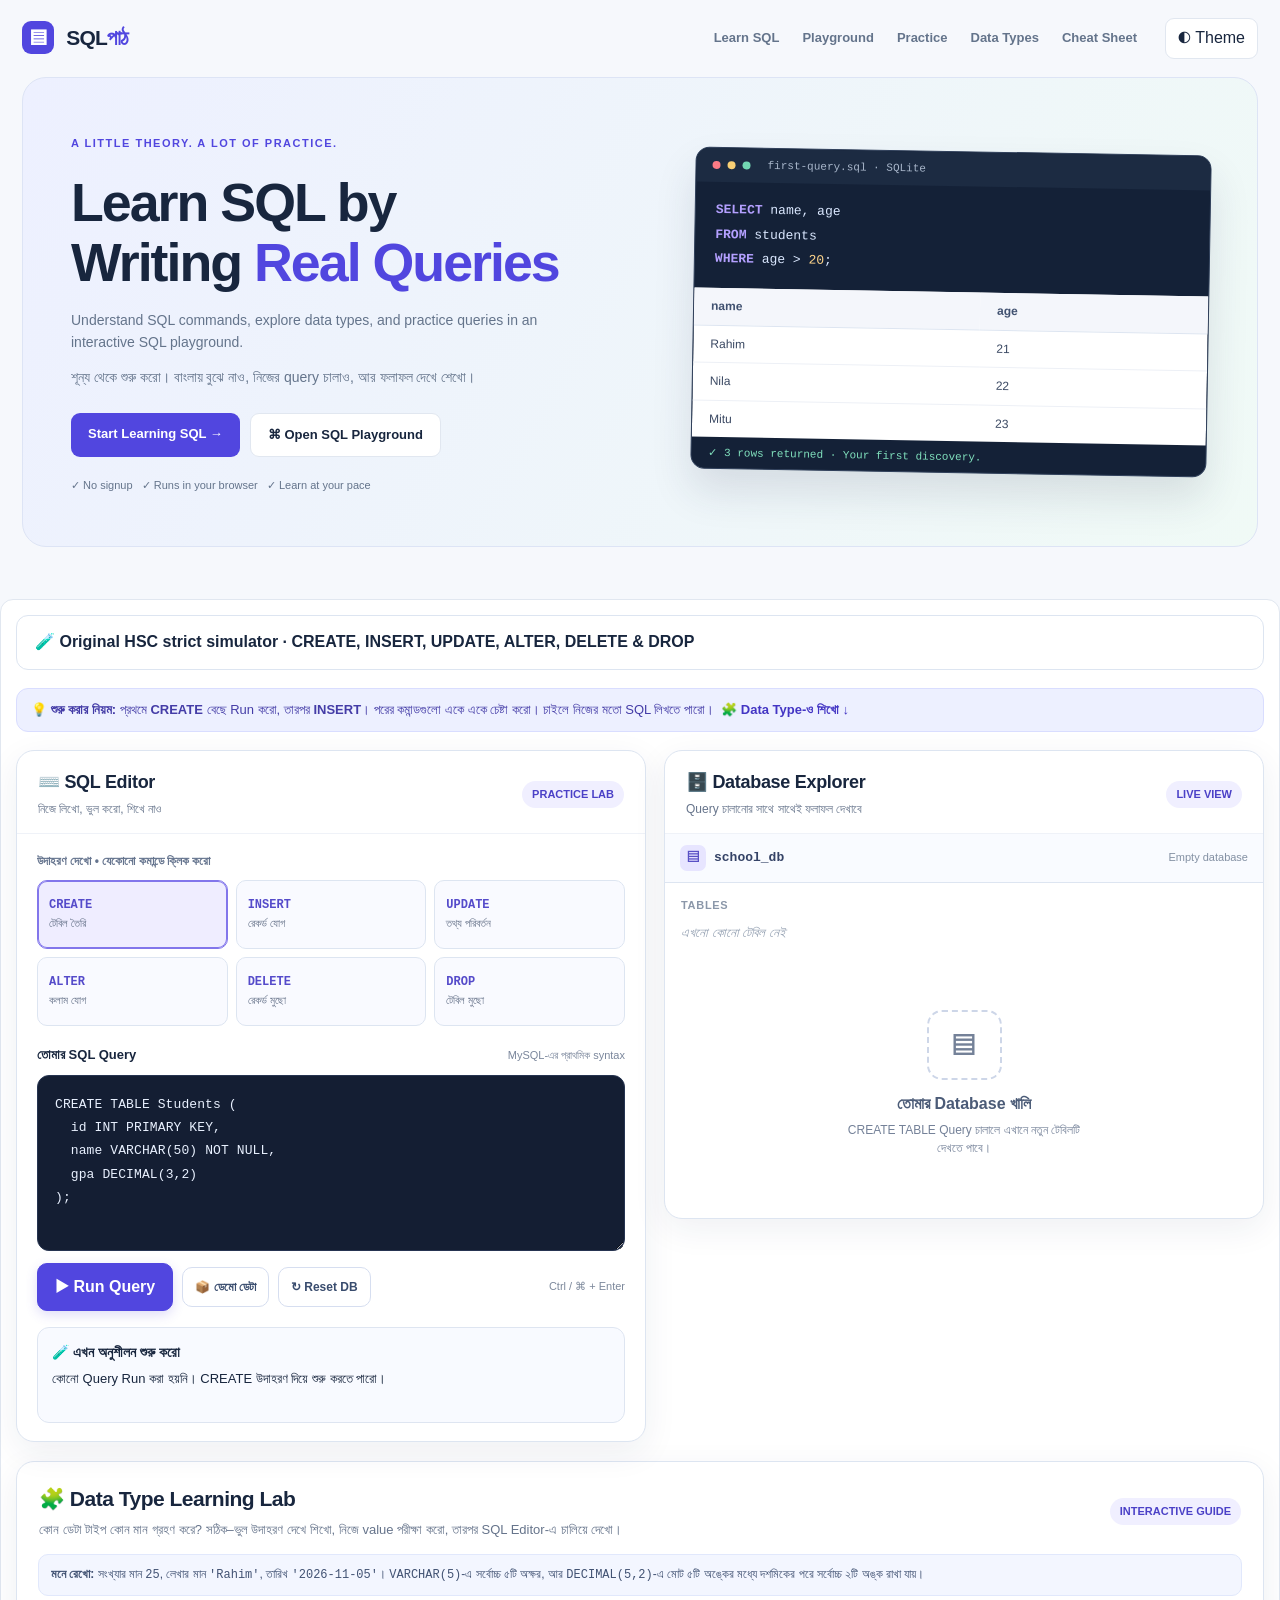
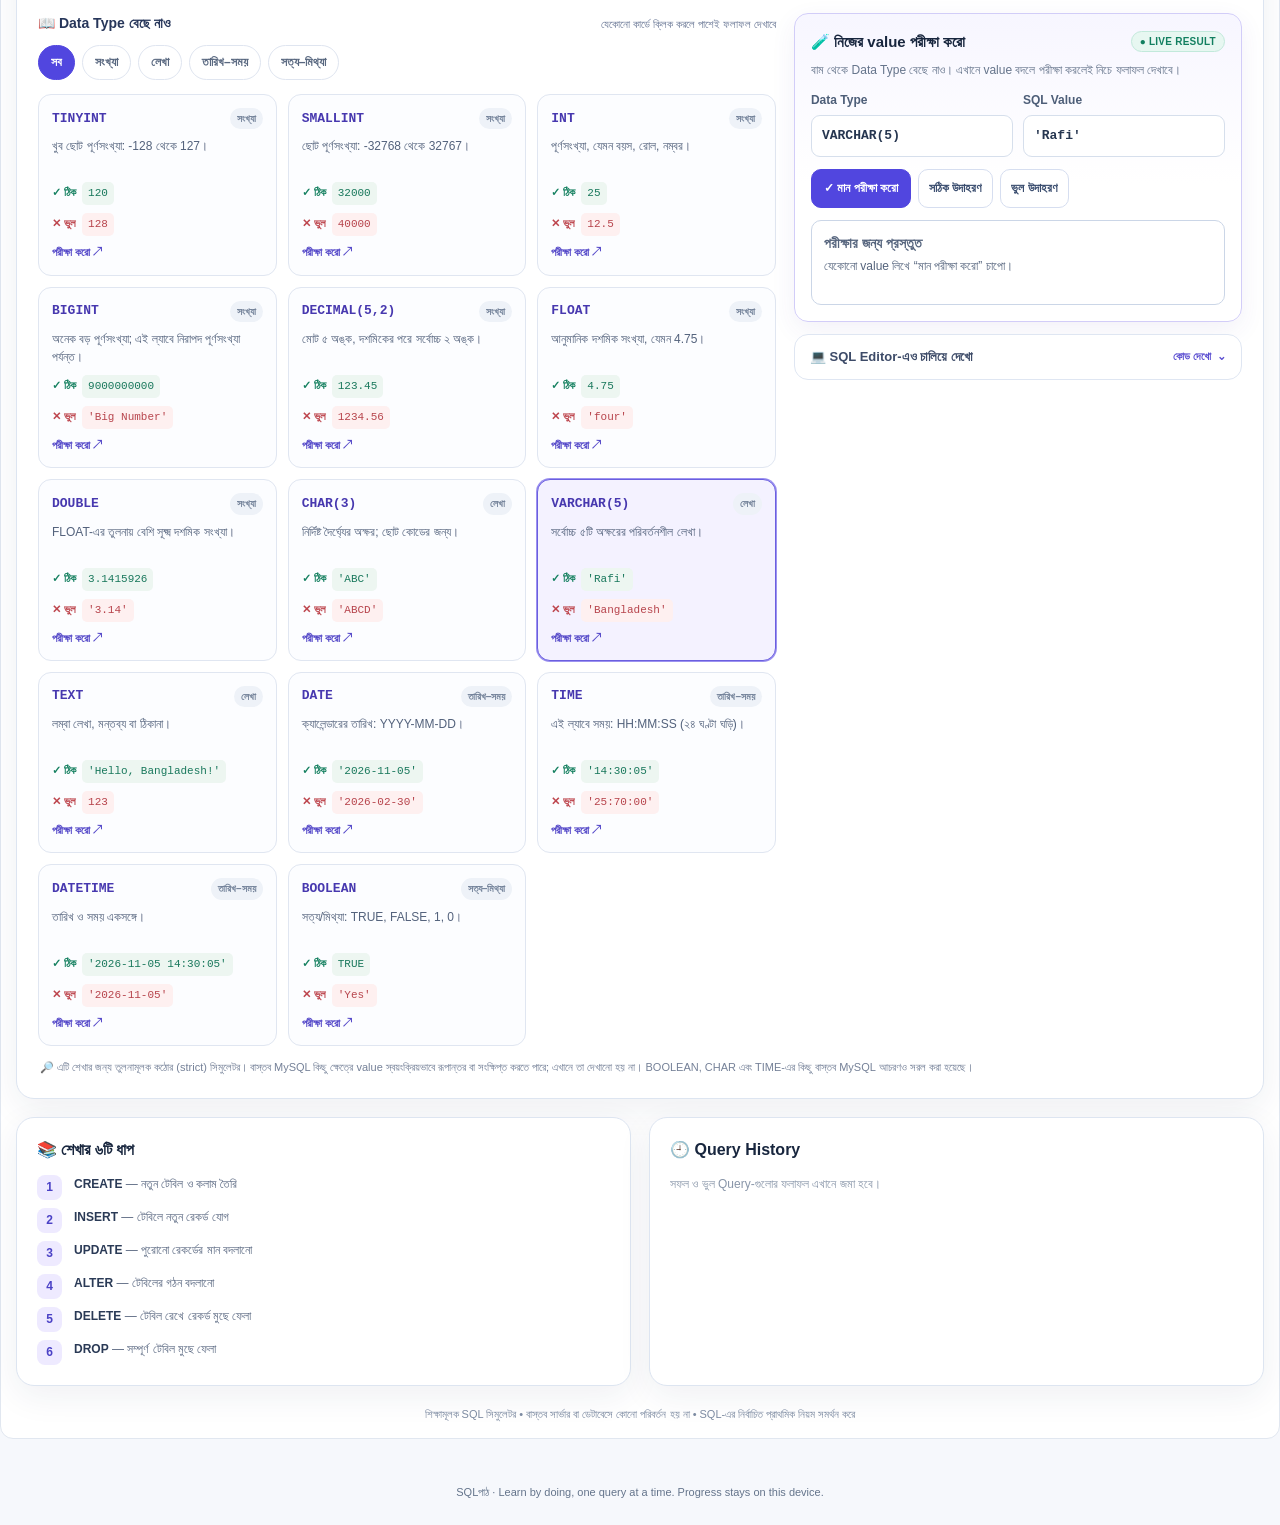
<file: index.html>
<!DOCTYPE html>
<html lang="bn">

<head>
  <meta charset="UTF-8">
  <meta name="viewport" content="width=device-width,initial-scale=1">
  <meta name="color-scheme" content="light">
  <link rel="icon" type="image/svg+xml" href="data:image/svg+xml,%3Csvg xmlns='http://www.w3.org/2000/svg' viewBox='0 0 64 64'%3E%3Crect width='64' height='64' rx='14' fill='%235146df'/%3E%3Cellipse cx='32' cy='17' rx='17' ry='7' fill='none' stroke='white' stroke-width='4'/%3E%3Cpath d='M15 17v29c0 4 8 7 17 7s17-3 17-7V17M15 31c0 4 8 7 17 7s17-3 17-7M15 44c0 4 8 7 17 7s17-3 17-7' fill='none' stroke='white' stroke-width='4' stroke-linecap='round' stroke-linejoin='round'/%3E%3C/svg%3E">
  <title>SQLপাঠ — Learn SQL by Writing Real Queries</title>
  <link rel="stylesheet" href="assets/app.css">

  <link rel="stylesheet" href="assets/platform.css">
  <meta name="description" content="Learn SQL in Bangla with interactive lessons, an isolated SQLite playground, data types and practice challenges.">
</head>

<body>
<a href="#home" class="skip">Skip to content</a>
<nav class="site-nav" aria-label="Main navigation"><a href="index.html" class="brand"><b>▤</b> SQL<span>পাঠ</span></a><div class="nav-links"><a href="learn.html">Learn SQL</a><a href="playground.html">Playground</a><a href="practice.html">Practice</a><a href="data-types.html">Data Types</a><a href="cheat-sheet.html">Cheat Sheet</a></div><button id="theme-toggle" class="theme-btn" type="button" aria-label="Switch color theme">◐ Theme</button></nav>
<div class="platform" id="home"><div class="welcome-wrap"><header class="welcome"><div><span class="overline">A little theory. A lot of practice.</span><h1>Learn SQL by<br>Writing <em>Real Queries</em></h1><p>Understand SQL commands, explore data types, and practice queries in an interactive SQL playground.</p><p>শূন্য থেকে শুরু করো। বাংলায় বুঝে নাও, নিজের query চালাও, আর ফলাফল দেখে শেখো।</p><div class="cta-row"><a class="cta" href="learn.html">Start Learning SQL →</a><a class="cta outline" href="playground.html">⌘ Open SQL Playground</a></div><div class="hero-proof">✓ No signup &nbsp; ✓ Runs in your browser &nbsp; ✓ Learn at your pace</div></div><div class="preview" aria-label="SQL example preview"><div class="preview-top"><i class="window-dot"></i><i class="window-dot"></i><i class="window-dot"></i><span style="margin-left:10px">first-query.sql · SQLite</span></div><pre><span class="sql-keyword">SELECT</span> name, age
<span class="sql-keyword">FROM</span> students
<span class="sql-keyword">WHERE</span> age &gt; <span class="sql-number">20</span>;</pre><table><thead><tr><th>name</th><th>age</th></tr></thead><tbody><tr><td>Rahim</td><td>21</td></tr><tr><td>Nila</td><td>22</td></tr><tr><td>Mitu</td><td>23</td></tr></tbody></table><div class="preview-bottom">✓ 3 rows returned · Your first discovery.</div></div></header></div></div>
  <section class="legacy-toggle" id="strict-simulator"><h2 class="legacy-title">🧪 Original HSC strict simulator · CREATE, INSERT, UPDATE, ALTER, DELETE &amp; DROP</h2><div class="container" id="sqlApp">
    <header class="hero">
      <span class="eyebrow"><i class="dot"></i> HSC ICT · CHAPTER 06 · LIVE PRACTICE</span>
      <h1>SQL Query Simulator</h1>
      <p>বাংলায় SQL শেখার প্র্যাকটিস ল্যাব। নিজের Query লিখে Run করো—কোন টেবিল তৈরি হলো, রেকর্ড বদলালো, কিংবা কোথায় ভুল
        হলো, সব দেখতে পাবে।</p>
      <div class="hero-stats"><span><strong id="stat-tables">0</strong> টেবিল</span><span><strong
            id="stat-rows">0</strong> মোট রেকর্ড</span><span>৬টি প্রধান কমান্ড</span><span>🔒 ব্রাউজারেই সিমুলেশন</span>
      </div>
    </header>
    <div class="tip">💡 <strong>শুরু করার নিয়ম:</strong> প্রথমে <b>CREATE</b> বেছে Run করো, তারপর <b>INSERT</b>। পরের
      কমান্ডগুলো একে একে চেষ্টা করো। চাইলে নিজের মতো SQL লিখতে পারো। &nbsp;<a class="dtype-inline-link"
        href="#datatype-academy">🧩 Data Type-ও শিখো ↓</a></div>
    <div class="layout">
      <section class="panel" aria-label="SQL Editor">
        <div class="panel-head">
          <div>
            <h2 class="panel-title">⌨️ SQL Editor</h2>
            <p class="panel-sub">নিজে লিখো, ভুল করো, শিখে নাও</p>
          </div><span class="badge">PRACTICE LAB</span>
        </div>
        <div class="section-in">
          <span class="guide-label">উদাহরণ দেখো • যেকোনো কমান্ডে ক্লিক করো</span>
          <div class="query-buttons" id="examples"></div>
          <div class="editor-top"><label for="sql-input">তোমার SQL Query</label><span>MySQL-এর প্রাথমিক syntax</span>
          </div>
          <textarea class="editor" id="sql-input" spellcheck="false" aria-label="SQL query লিখুন"
            placeholder="CREATE TABLE Students (&#10;  id INT PRIMARY KEY,&#10;  name VARCHAR(50)&#10;);"></textarea>
          <div class="actions"><button class="primary" id="run-btn" type="button">▶ Run Query</button><button
              class="secondary" id="demo-btn" type="button">📦 ডেমো ডেটা</button><button class="secondary"
              id="reset-btn" type="button">↻ Reset DB</button><span class="keyboard">Ctrl / ⌘ + Enter</span></div>
          <div class="console-result" id="result" role="status" aria-live="polite">
            <div class="result-title">🧪 এখন অনুশীলন শুরু করো</div>
            <div class="result-msg">কোনো Query Run করা হয়নি। CREATE উদাহরণ দিয়ে শুরু করতে পারো।</div>
          </div>
        </div>
      </section>
      <section class="panel" aria-label="Database Explorer">
        <div class="panel-head">
          <div>
            <h2 class="panel-title">🗄️ Database Explorer</h2>
            <p class="panel-sub">Query চালানোর সাথে সাথেই ফলাফল দেখাবে</p>
          </div><span class="badge">LIVE VIEW</span>
        </div>
        <div class="explorer-head"><span class="db-icon">▤</span><span class="db-name">school_db</span><span
            class="db-meta" id="db-state">Database connected ✓</span></div>
        <div class="tables-bar">
          <div class="tables-bar-label">TABLES</div>
          <div class="table-list" id="table-list"></div>
        </div>
        <div class="table-detail" id="table-detail"></div>
      </section>
    </div>

    <section class="panel datatype-section" id="datatype-academy" aria-label="Data Type শেখার ল্যাব">
      <div class="datatype-heading">
        <div>
          <h2>🧩 Data Type Learning Lab</h2>
          <p>কোন ডেটা টাইপ কোন মান গ্রহণ করে? সঠিক–ভুল উদাহরণ দেখে শিখো, নিজে value পরীক্ষা করো, তারপর SQL Editor-এ
            চালিয়ে দেখো।</p>
        </div><span class="badge">INTERACTIVE GUIDE</span>
      </div>
      <div class="dtype-body">
        <div class="dtype-notice"><strong>মনে রেখো:</strong> সংখ্যার মান <code>25</code>, লেখার মান
          <code>'Rahim'</code>, তারিখ <code>'2026-11-05'</code>। <code>VARCHAR(5)</code>-এ সর্বোচ্চ ৫টি অক্ষর, আর
          <code>DECIMAL(5,2)</code>-এ মোট ৫টি অঙ্কের মধ্যে দশমিকের পরে সর্বোচ্চ ২টি অঙ্ক রাখা যায়।</div>
        <div class="dtype-learning-layout">
          <div class="dtype-guide-pane">
            <div class="dtype-pane-title"><strong>📖 Data Type বেছে নাও</strong><span>যেকোনো কার্ডে ক্লিক করলে পাশেই
                ফলাফল দেখাবে</span></div>
            <div class="dtype-filters" id="dtype-filters" aria-label="ডেটা টাইপের বিভাগ"></div>
            <div class="dtype-grid" id="dtype-grid" aria-label="ডেটা টাইপ ও উদাহরণ"></div>
          </div>
          <div class="dtype-workbench" id="dtype-workbench">
            <div class="dtype-checker">
              <div class="dtype-checker-top">
                <h3>🧪 নিজের value পরীক্ষা করো</h3><span class="dtype-live-chip">● LIVE RESULT</span>
              </div>
              <p class="dtype-mini">বাম থেকে Data Type বেছে নাও। এখানে value বদলে পরীক্ষা করলেই নিচে ফলাফল দেখাবে।</p>
              <div class="dtype-input-row"><label for="dtype-type-input">Data Type <input id="dtype-type-input"
                    type="text" value="VARCHAR(5)" autocomplete="off" spellcheck="false"
                    placeholder="যেমন: DECIMAL(5,2)"></label><label for="dtype-value-input">SQL Value <input
                    id="dtype-value-input" type="text" value="'Rafi'" autocomplete="off" spellcheck="false"
                    placeholder="যেমন: 'Rahim' বা 25"></label></div>
              <div class="dtype-actions"><button class="primary" type="button" id="dtype-check-btn">✓ মান পরীক্ষা
                  করো</button><button class="secondary" type="button" id="dtype-correct-btn">সঠিক উদাহরণ</button><button
                  class="secondary" type="button" id="dtype-wrong-btn">ভুল উদাহরণ</button></div>
              <div class="dtype-check-result" id="dtype-check-result" role="status" aria-live="polite"><strong>পরীক্ষার
                  জন্য প্রস্তুত</strong>
                <p>যেকোনো value লিখে “মান পরীক্ষা করো” চাপো।</p>
              </div>
            </div>
            <details class="dtype-explain">
              <summary>💻 SQL Editor-এও চালিয়ে দেখো <span class="dtype-code-toggle">কোড দেখো</span></summary>
              <div class="dtype-explain-inner">
                <p class="dtype-mini">নিচের SQL কোড Run করলে সত্যিই টেবিল তৈরি হবে এবং নির্বাচিত value ঢুকবে—অথবা ভুল
                  হলে Error দেখাবে।</p>
                <pre class="dtype-example-block" id="dtype-sql-preview">CREATE TABLE TypePractice (
  id INT PRIMARY KEY,
  sample_value VARCHAR(5)
);
INSERT INTO TypePractice VALUES (1, 'Rafi');</pre>
                <button class="secondary" type="button" id="dtype-to-editor">↗ SQL Editor-এ পাঠাও</button>
                <p class="dtype-foot">Editor-এ পাঠালে শুধু Query বসবে। <strong>Run Query</strong> চাপলে Database
                  Explorer-এ ফলাফল দেখাবে। একই পরীক্ষার জন্য পুরোনো <code>TypePractice</code> টেবিল মুছে নতুনটি তৈরি
                  হবে।</p>
              </div>
            </details>
          </div>
        </div>
        <p class="dtype-footnote">🔎 এটি শেখার জন্য তুলনামূলক কঠোর (strict) সিমুলেটর। বাস্তব MySQL কিছু ক্ষেত্রে value
          স্বয়ংক্রিয়ভাবে রূপান্তর বা সংক্ষিপ্ত করতে পারে; এখানে তা দেখানো হয় না। BOOLEAN, CHAR এবং TIME-এর কিছু বাস্তব
          MySQL আচরণও সরল করা হয়েছে।</p>
      </div>
    </section>
    <div class="lower">
      <section class="panel">
        <h2>📚 শেখার ৬টি ধাপ</h2>
        <div class="guide-steps">
          <div class="step"><b>1</b>
            <div><strong>CREATE</strong> — নতুন টেবিল ও কলাম তৈরি</div>
          </div>
          <div class="step"><b>2</b>
            <div><strong>INSERT</strong> — টেবিলে নতুন রেকর্ড যোগ</div>
          </div>
          <div class="step"><b>3</b>
            <div><strong>UPDATE</strong> — পুরোনো রেকর্ডের মান বদলানো</div>
          </div>
          <div class="step"><b>4</b>
            <div><strong>ALTER</strong> — টেবিলের গঠন বদলানো</div>
          </div>
          <div class="step"><b>5</b>
            <div><strong>DELETE</strong> — টেবিল রেখে রেকর্ড মুছে ফেলা</div>
          </div>
          <div class="step"><b>6</b>
            <div><strong>DROP</strong> — সম্পূর্ণ টেবিল মুছে ফেলা</div>
          </div>
        </div>
      </section>
      <section class="panel">
        <h2>🕘 Query History</h2>
        <div class="log" id="query-log">
          <div class="log-empty">সফল ও ভুল Query-গুলোর ফলাফল এখানে জমা হবে।</div>
        </div>
      </section>
    </div>
    <div class="footer">শিক্ষামূলক SQL সিমুলেটর • বাস্তব সার্ভার বা ডেটাবেসে কোনো পরিবর্তন হয় না • SQL-এর নির্বাচিত
      প্রাথমিক নিয়ম সমর্থন করে</div>
  </div></section>
<footer class="site-footer">SQLপাঠ · Learn by doing, one query at a time. Progress stays on this device.</footer>
  <script>
    (() => {
      'use strict';
      const app = document.getElementById('sqlApp');
      const $ = id => document.getElementById(id);
      const examples = [
        {cmd: 'CREATE', title: 'টেবিল তৈরি', sql: "CREATE TABLE Students (\n  id INT PRIMARY KEY,\n  name VARCHAR(50) NOT NULL,\n  gpa DECIMAL(3,2)\n);"},
        {cmd: 'INSERT', title: 'রেকর্ড যোগ', sql: "INSERT INTO Students (id, name, gpa)\nVALUES (1, 'Rahim', 4.75), (2, 'Karim', 4.50);"},
        {cmd: 'UPDATE', title: 'তথ্য পরিবর্তন', sql: "UPDATE Students\nSET gpa = 5.00\nWHERE id = 1;"},
        {cmd: 'ALTER', title: 'কলাম যোগ', sql: "ALTER TABLE Students\nADD COLUMN city VARCHAR(30);"},
        {cmd: 'DELETE', title: 'রেকর্ড মুছো', sql: "DELETE FROM Students\nWHERE id = 2;"},
        {cmd: 'DROP', title: 'টেবিল মুছো', sql: "DROP TABLE Students;"}
      ];
      let db = Object.create(null), selected = '', view = 'data', history = [], lastSelect = null;
      const clone = x => JSON.parse(JSON.stringify(x));
      const key = s => s.toLowerCase();
      const ident = '[A-Za-z_][A-Za-z0-9_]*';
      const fail = (s, hint = '') => {const e = new Error(s); e.hint = hint; throw e};
      const escapeHTML = s => String(s).replace(/[&<>"']/g, c => ({'&': '&amp;', '<': '&lt;', '>': '&gt;', '"': '&quot;', "'": '&#39;'}[c]));
      function splitSQL(str, separator) {const out = []; let buf = '', quote = false, depth = 0; for (let i = 0; i < str.length; i++) {let c = str[i]; if (c === "'") {buf += c; if (quote && str[i + 1] === "'") {buf += str[++i]; continue} quote = !quote; continue} if (!quote) {if (c === '(') depth++; if (c === ')') {depth--; if (depth < 0) fail('বন্ধনী ) অতিরিক্ত দেওয়া হয়েছে।')} if (c === separator && depth === 0) {if (separator === ',' && !buf.trim()) fail('কমার (,) মাঝে একটি অংশ ফাঁকা আছে।'); out.push(buf.trim()); buf = ''; continue} } buf += c} if (quote) fail("স্ট্রিংয়ের শেষের ' (single quote) নেই।", "যেমন: 'Rahim'"); if (depth !== 0) fail('বন্ধনী ( এবং ) সমান সংখ্যায় নেই।'); if (separator === ',' && !buf.trim() && out.length) fail('শেষে অতিরিক্ত কমা (,) দেওয়া হয়েছে।'); if (buf.trim()) out.push(buf.trim()); return out}
      function literal(raw) {const t = raw.trim(); if (/^NULL$/i.test(t)) return null; if (/^TRUE$/i.test(t)) return true; if (/^FALSE$/i.test(t)) return false; if (/^'(?:[^']|'')*'$/.test(t)) return t.slice(1, -1).replace(/''/g, "'"); if (/^-?\d+(?:\.\d+)?$/.test(t)) return Number(t); fail('ভুল value: ' + t, "টেক্সটের চারপাশে single quote দাও: 'Rahim'")}
      function parseDef(text) {
        const m = text.trim().match(new RegExp('^(' + ident + ')\\s+(TINYINT|SMALLINT|INTEGER|INT|BIGINT|FLOAT|DOUBLE|BOOLEAN|BOOL|DATETIME|DATE|TIME|TEXT|VARCHAR\\s*\\(\\s*\\d+\\s*\\)|CHAR\\s*\\(\\s*\\d+\\s*\\)|DECIMAL\\s*\\(\\s*\\d+\\s*,\\s*\\d+\\s*\\))\\s*(.*)$', 'i'));
        if (!m) fail('কলামের সংজ্ঞা ঠিক নেই: ' + text, 'যেমন: name VARCHAR(50) NOT NULL অথবা id INT PRIMARY KEY');
        const name = m[1], type = m[2].toUpperCase().replace(/\s+/g, ''), rest = m[3].trim();
        const pk = /\bPRIMARY\s+KEY\b/i.test(rest), required = pk || /\bNOT\s+NULL\b/i.test(rest);
        const remainder = rest.replace(/\bPRIMARY\s+KEY\b/ig, '').replace(/\bNOT\s+NULL\b/ig, '').replace(/\bNULL\b/ig, '').trim();
        if (remainder) fail('অজানা column constraint: ' + remainder, 'এখানে PRIMARY KEY ও NOT NULL ব্যবহার করতে পারো।');
        if (/^(?:VARCHAR|CHAR)\(0\)$/i.test(type)) fail('VARCHAR/CHAR-এর দৈর্ঘ্য ০ হতে পারে না।');
        if (/^CHAR\(/.test(type) && +type.match(/\d+/)[0] > 255) fail('CHAR(n)-এ n সর্বোচ্চ 255।');
        if (/^VARCHAR\(/.test(type) && +type.match(/\d+/)[0] > 65535) fail('এই ল্যাবে VARCHAR(n)-এ n সর্বোচ্চ 65535।');
        if (/^DECIMAL\(/.test(type)) {const match = type.match(/\((\d+),(\d+)\)/); if (+match[2] > +match[1] || +match[1] === 0 || +match[1] > 65 || +match[2] > 30) fail('DECIMAL(M,D)-এ 1≤M≤65 এবং 0≤D≤30, আর D≤M হতে হবে।')}
        return {name, key: key(name), type, required, pk}
      }
      function getTable(store, name) {const t = store[key(name)]; if (!t) fail('“' + name + '” নামে টেবিল নেই।', 'আগে CREATE TABLE দিয়ে টেবিল তৈরি করো অথবা 📦 ডেমো ডেটা লোড করো।'); return t}
      function getCol(t, name) {const c = t.cols.find(x => x.key === key(name)); if (!c) fail('“' + name + '” কলামটি ' + t.name + ' টেবিলে নেই।', 'Database Explorer → গঠন ট্যাবে কলামগুলো দেখো।'); return c}
      function validDateString(value) {
        const m = String(value).match(/^(\d{4})-(\d{2})-(\d{2})$/); if (!m) return false;
        const y = +m[1], mo = +m[2], d = +m[3]; if (y < 1000 || y > 9999 || mo < 1 || mo > 12 || d < 1) return false;
        const leap = y % 4 === 0 && (y % 100 !== 0 || y % 400 === 0);
        return d <= [31, leap ? 29 : 28, 31, 30, 31, 30, 31, 31, 30, 31, 30, 31][mo - 1]
      }
      function validTimeString(value) {const m = String(value).match(/^(\d{2}):(\d{2}):(\d{2})$/); return !!m && +m[1] <= 23 && +m[2] <= 59 && +m[3] <= 59}
      function checkType(c, v) {
        if (v === null) {if (c.required) fail(c.name + ' কলামে NULL রাখা যাবে না (NOT NULL / PRIMARY KEY)।'); return v}
        const t = c.type;
        if (/^(TINYINT|SMALLINT|INT|INTEGER|BIGINT)$/.test(t)) {
          if (typeof v !== 'number' || !Number.isSafeInteger(v)) fail(c.name + ' (' + t + ') কলামে পূর্ণসংখ্যা দিতে হবে।', 'যেমন: 25 বা -3 — দশমিক/quoted text নয়।');
          const ranges = {TINYINT: [-128, 127], SMALLINT: [-32768, 32767], INT: [-2147483648, 2147483647], INTEGER: [-2147483648, 2147483647]};
          if (ranges[t] && (v < ranges[t][0] || v > ranges[t][1])) fail(c.name + ' (' + t + ')-এর সীমা ' + ranges[t][0] + ' থেকে ' + ranges[t][1] + '।');
          return v
        }
        if (/^(FLOAT|DOUBLE|DECIMAL)/.test(t)) {
          if (typeof v !== 'number' || !Number.isFinite(v)) fail(c.name + ' (' + t + ') কলামে সংখ্যা দিতে হবে।', 'যেমন: 4.75 — টেক্সটের মতো quote দেবে না।');
          if (t.startsWith('DECIMAL')) {
            const [p, d] = t.match(/\d+/g).map(Number), repr = String(Math.abs(v));
            if (repr.includes('e')) fail(c.name + ' কলামে ' + t + '-এর সীমার বাইরে সংখ্যা।');
            const parts = repr.split('.'), integerDigits = parts[0].replace(/^0+/, '').length, fractionDigits = (parts[1] || '').length;
            if (integerDigits > p - d || fractionDigits > d) fail(c.name + ' কলামে ' + t + ' অনুযায়ী সংখ্যা দাও।', 'মোট সর্বোচ্চ ' + p + 'টি অঙ্ক; দশমিকের পরে সর্বোচ্চ ' + d + 'টি। যেমন: DECIMAL(5,2)-এ 123.45 গ্রহণযোগ্য, 1234.56 নয়।');
          }
          return v
        }
        if (/^(VARCHAR|CHAR|TEXT)/.test(t)) {
          if (typeof v !== 'string') fail(c.name + ' (' + t + ') কলামে টেক্সট দিতে single quote ব্যবহার করো।', "যেমন: 'Rahim'");
          const limit = t.match(/\((\d+)\)/); if (limit && Array.from(v).length > +limit[1]) fail(c.name + ' কলামের সর্বোচ্চ দৈর্ঘ্য ' + limit[1] + ' অক্ষর।', "যেমন: VARCHAR(5)-এ 'Rafi' চলে, 'Bangladesh' চলে না।"); return v
        }
        if (t === 'DATE') {
          if (typeof v !== 'string' || !validDateString(v)) fail(c.name + " কলামে DATE লিখতে হবে 'YYYY-MM-DD' আকারে ও বৈধ তারিখ হতে হবে।", "যেমন: '2026-11-05' ঠিক, '2026-02-30' ভুল।"); return v
        }
        if (t === 'TIME') {
          if (typeof v !== 'string' || !validTimeString(v)) fail(c.name + " কলামে TIME লিখতে হবে 'HH:MM:SS' আকারে।", "যেমন: '14:30:05' ঠিক, '25:70:00' ভুল।"); return v
        }
        if (t === 'DATETIME') {
          if (typeof v !== 'string' || !/^\d{4}-\d{2}-\d{2} \d{2}:\d{2}:\d{2}$/.test(v) || !validDateString(v.slice(0, 10)) || !validTimeString(v.slice(11))) fail(c.name + " কলামে DATETIME লিখবে 'YYYY-MM-DD HH:MM:SS' আকারে।", "যেমন: '2026-11-05 14:30:05'"); return v
        }
        if (t === 'BOOLEAN' || t === 'BOOL') {
          if (v === true || v === 1) return true;
          if (v === false || v === 0) return false;
          fail(c.name + ' কলামে TRUE/FALSE অথবা 1/0 দিতে হবে।', "যেমন: TRUE অথবা 0 — 'Yes' নয়।")
        }
        return v
      }
      function validateRows(t, rows) {const pks = t.cols.filter(c => c.pk); for (const row of rows) {for (const c of t.cols) {row[c.key] = checkType(c, row[c.key] === undefined ? null : row[c.key])} } if (pks.length) {const keys = new Set(); for (const r of rows) {const signature = JSON.stringify(pks.map(c => r[c.key])); if (keys.has(signature)) fail('PRIMARY KEY-এর মান একই দুই রেকর্ডে দেওয়া যায় না।', 'প্রতিটি রেকর্ডের id আলাদা রাখো।'); keys.add(signature)} } }
      function whereFilter(t, raw) {if (!raw) return () => true; const conditions = raw.split(/\s+AND\s+/i).map(s => s.trim()); const checks = conditions.map(cond => {let isn = cond.match(new RegExp('^(' + ident + ')\\s+IS\\s+(NOT\\s+)?NULL$', 'i')); if (isn) {const col = getCol(t, isn[1]); return row => isn[2] ? row[col.key] !== null : row[col.key] === null} let m = cond.match(new RegExp('^(' + ident + ')\\s*(>=|<=|<>|!=|=|>|<)\\s*(.+)$', 'i')); if (!m) fail('WHERE শর্তটি সঠিক নয়: ' + cond, 'যেমন: WHERE id = 1 অথবা WHERE gpa >= 4.5'); const c = getCol(t, m[1]), v = literal(m[3]), op = m[2]; return row => {const a = row[c.key]; if (a === null || v === null) return false; if (op === '=') return a === v; if (op === '!=' || op === '<>') return a !== v; if (op === '>') return a > v; if (op === '<') return a < v; if (op === '>=') return a >= v; return a <= v}}); return row => checks.every(fn => fn(row))}
      function execOne(store, query) {
        let m, t, s = query.trim();
        if (/^CREATE\b/i.test(s)) {
          m = s.match(new RegExp('^CREATE\\s+TABLE\\s+(' + ident + ')\\s*\\(([\\s\\S]*)\\)$', 'i'));
          if (!m) fail('CREATE TABLE-এর syntax ভুল।', 'যেমন: CREATE TABLE Students (id INT PRIMARY KEY, name VARCHAR(50));');
          if (store[key(m[1])]) fail('“' + m[1] + '” টেবিলটি আগে থেকেই আছে।', 'নতুন নাম ব্যবহার করো অথবা পুরোনো টেবিল DROP করো।');
          const parts = splitSQL(m[2], ','), cols = []; let tablePk = []; if (!parts.length) fail('টেবিলে অন্তত একটি কলাম থাকতে হবে।');
          for (const part of parts) {let p = part.match(new RegExp('^PRIMARY\\s+KEY\\s*\\(\\s*(' + ident + ')\\s*\\)$', 'i')); if (p) {tablePk.push(key(p[1])); continue} let col = parseDef(part); if (cols.some(c => c.key === col.key)) fail('একই কলাম দুইবার: ' + col.name); cols.push(col)}
          if (!cols.length) fail('টেবিলে অন্তত একটি কলাম থাকতে হবে।');
          for (const pk of tablePk) {const col = cols.find(c => c.key === pk); if (!col) fail('PRIMARY KEY যে কলামে দেওয়া হয়েছে সেটি নেই: ' + pk); col.pk = true; col.required = true}
          if (cols.filter(c => c.pk).length > 1) fail('এই প্রাথমিক সিমুলেটরে একটি PRIMARY KEY কলাম সমর্থিত।');
          store[key(m[1])] = {name: m[1], cols, rows: []}; return {msg: '✅ ' + m[1] + ' নামে নতুন টেবিল তৈরি হয়েছে।', hint: cols.length + 'টি কলাম তৈরি হয়েছে। ডান পাশে গঠন ট্যাবে দেখো।', table: key(m[1])}
        }
        if (/^INSERT\b/i.test(s)) {
          m = s.match(new RegExp('^INSERT\\s+INTO\\s+(' + ident + ')\\s*(?:\\(([^()]*)\\))?\\s+VALUES\\s+([\\s\\S]+)$', 'i'));
          if (!m) fail('INSERT INTO-এর syntax ভুল।', "যেমন: INSERT INTO Students (id, name) VALUES (1, 'Rahim');");
          t = getTable(store, m[1]); let cols = m[2] !== undefined ? splitSQL(m[2], ',').map(x => getCol(t, x)) : t.cols;
          if (!cols.length || new Set(cols.map(x => x.key)).size !== cols.length) fail('INSERT-এর কলামের তালিকা ভুল বা একই কলাম দুইবার।');
          const groups = splitSQL(m[3], ','); if (!groups.length) fail('VALUES-এ অন্তত একটি রেকর্ড লাগবে।'); const inserted = [];
          for (const group of groups) {if (!/^\([\s\S]*\)$/.test(group)) fail('VALUES-এর প্রতিটি রেকর্ড ( ... ) বন্ধনীতে লিখো।'); const vals = splitSQL(group.slice(1, -1), ',').map(literal); if (vals.length !== cols.length) fail('কলামের সংখ্যা (' + cols.length + ') এবং value-এর সংখ্যা (' + vals.length + ') সমান নয়।'); let r = Object.fromEntries(t.cols.map(c => [c.key, null])); cols.forEach((c, i) => r[c.key] = vals[i]); inserted.push(r)}
          validateRows(t, [...t.rows, ...inserted]); t.rows.push(...inserted); return {msg: '✅ ' + inserted.length + 'টি নতুন রেকর্ড যোগ হয়েছে।', hint: 'INSERT টেবিলের গঠন পরিবর্তন করে না; নতুন row যোগ করে।', table: key(m[1])}
        }
        if (/^UPDATE\b/i.test(s)) {
          m = s.match(new RegExp('^UPDATE\\s+(' + ident + ')\\s+SET\\s+([\\s\\S]+?)(?:\\s+WHERE\\s+([\\s\\S]+))?$', 'i'));
          if (!m) fail('UPDATE-এর syntax ভুল।', 'যেমন: UPDATE Students SET gpa = 5.00 WHERE id = 1;');
          t = getTable(store, m[1]); const changes = splitSQL(m[2], ',').map(part => {let a = part.match(new RegExp('^(' + ident + ')\\s*=\\s*([\\s\\S]+)$', 'i')); if (!a) fail('SET লেখার নিয়ম: column = value'); const c = getCol(t, a[1]); return [c, literal(a[2])]});
          if (!changes.length || new Set(changes.map(x => x[0].key)).size !== changes.length) fail('SET-এর কলাম একাধিকবার লিখো না।'); const test = whereFilter(t, m[3]); let count = 0;
          for (const row of t.rows) if (test(row)) {for (const [c, v] of changes) row[c.key] = v; count++} validateRows(t, t.rows);
          return {msg: '✅ ' + count + 'টি রেকর্ড UPDATE হয়েছে।', hint: m[3] ? 'WHERE শর্ত মিলে এমন রেকর্ডগুলো পরিবর্তিত হয়েছে।' : '⚠️ WHERE নেই: টেবিলের সব রেকর্ডে UPDATE প্রয়োগ করা হয়েছে।', table: key(m[1])}
        }
        if (/^DELETE\b/i.test(s)) {
          m = s.match(new RegExp('^DELETE\\s+FROM\\s+(' + ident + ')(?:\\s+WHERE\\s+([\\s\\S]+))?$', 'i'));
          if (!m) fail('DELETE-এর syntax ভুল।', 'যেমন: DELETE FROM Students WHERE id = 2;');
          t = getTable(store, m[1]); const test = whereFilter(t, m[2]), before = t.rows.length; t.rows = t.rows.filter(row => !test(row)); return {msg: '✅ ' + (before - t.rows.length) + 'টি রেকর্ড মুছে গেছে।', hint: m[2] ? 'টেবিলটি আছে; শুধু শর্ত মেলা রেকর্ডগুলো মুছে গেছে।' : '⚠️ WHERE নেই: সব রেকর্ড মুছে গেছে, কিন্তু টেবিলটি রয়ে গেছে।', table: key(m[1])}
        }
        if (/^DROP\b/i.test(s)) {
          m = s.match(new RegExp('^DROP\\s+TABLE\\s+(IF\\s+EXISTS\\s+)?(' + ident + ')$', 'i'));
          if (!m) fail('DROP TABLE-এর syntax ভুল।', 'যেমন: DROP TABLE Students;');
          if (!store[key(m[2])] && m[1]) return {msg: 'ℹ️ টেবিল ছিল না; IF EXISTS থাকার কারণে Error হয়নি।', hint: 'কোনো পরিবর্তন হয়নি।'};
          t = getTable(store, m[2]); delete store[key(m[2])]; return {msg: '✅ ' + t.name + ' টেবিলটি DROP হয়েছে।', hint: 'টেবিলের গঠন ও সব রেকর্ড একসাথে মুছে গেছে।', table: ''}
        }
        if (/^ALTER\b/i.test(s)) {
          m = s.match(new RegExp('^ALTER\\s+TABLE\\s+(' + ident + ')\\s+([\\s\\S]+)$', 'i')); if (!m) fail('ALTER TABLE-এর syntax ভুল।', 'যেমন: ALTER TABLE Students ADD COLUMN city VARCHAR(30);');
          t = getTable(store, m[1]); const operation = m[2].trim(); let a;
          if ((a = operation.match(/^ADD\s+(?:COLUMN\s+)?([\s\S]+)$/i))) {const c = parseDef(a[1]); if (t.cols.some(x => x.key === c.key)) fail(c.name + ' কলামটি আগে থেকেই আছে।'); if (c.required && t.rows.length) fail('রেকর্ড থাকা টেবিলে সরাসরি NOT NULL কলাম যোগ করা যাবে না।', 'আগে nullable কলাম যোগ করো।'); t.cols.push(c); t.rows.forEach(row => row[c.key] = null); validateRows(t, t.rows); return {msg: '✅ ' + c.name + ' কলাম যোগ হয়েছে।', hint: 'পুরোনো রেকর্ডগুলোর নতুন কলামে NULL দেখাবে।', table: key(m[1]), view: 'structure'}}
          if ((a = operation.match(new RegExp('^DROP\\s+(?:COLUMN\\s+)?(' + ident + ')$', 'i')))) {const c = getCol(t, a[1]); if (t.cols.length === 1) fail('টেবিলের একমাত্র কলাম DROP করা যাবে না।'); t.cols = t.cols.filter(x => x.key !== c.key); t.rows.forEach(row => delete row[c.key]); return {msg: '✅ ' + c.name + ' কলাম মুছে গেছে।', hint: 'ALTER DROP COLUMN করলে কলাম ও সেই কলামের তথ্য মুছে যায়।', table: key(m[1]), view: 'structure'}}
          if ((a = operation.match(/^MODIFY\s+(?:COLUMN\s+)?([\s\S]+)$/i))) {const c = parseDef(a[1]); const old = getCol(t, c.name); c.pk = old.pk; c.required = c.required || old.pk; t.cols[t.cols.indexOf(old)] = c; validateRows(t, t.rows); return {msg: '✅ ' + c.name + ' কলামের ধরন/নিয়ম বদলেছে।', hint: 'ALTER MODIFY টেবিলের গঠন পরিবর্তন করে।', table: key(m[1]), view: 'structure'}}
          if ((a = operation.match(new RegExp('^RENAME\\s+COLUMN\\s+(' + ident + ')\\s+TO\\s+(' + ident + ')$', 'i')))) {const old = getCol(t, a[1]); if (t.cols.some(c => c.key === key(a[2]))) fail('নতুন কলাম নামটি আগে থেকেই আছে।'); const previous = old.key; old.name = a[2]; old.key = key(a[2]); t.rows.forEach(row => {row[old.key] = row[previous]; delete row[previous]}); return {msg: '✅ কলামের নাম ' + a[1] + ' থেকে ' + a[2] + ' হয়েছে।', table: key(m[1]), view: 'structure'}}
          if ((a = operation.match(new RegExp('^RENAME\\s+(?:TO\\s+)?(' + ident + ')$', 'i')))) {const newK = key(a[1]); if (store[newK] && newK !== key(t.name)) fail('নতুন টেবিল নামটি আগে থেকেই আছে।'); delete store[key(t.name)]; t.name = a[1]; store[newK] = t; return {msg: '✅ টেবিলের নাম ' + m[1] + ' থেকে ' + a[1] + ' হয়েছে।', table: newK}}
          fail('ALTER TABLE-এর এই কাজটি সমর্থিত নয়।', 'ADD COLUMN, DROP COLUMN, MODIFY COLUMN, RENAME COLUMN অথবা RENAME TO ব্যবহার করো।')
        }
        if (/^SELECT\b/i.test(s)) {
          m = s.match(new RegExp('^SELECT\\s+([\\s\\S]+?)\\s+FROM\\s+(' + ident + ')(?:\\s+WHERE\\s+([\\s\\S]+))?$', 'i'));
          if (!m) fail('SELECT-এর syntax ভুল।', 'যেমন: SELECT * FROM Students;'); t = getTable(store, m[2]); const cols = m[1].trim() === '*' ? t.cols : splitSQL(m[1], ',').map(c => getCol(t, c)); const test = whereFilter(t, m[3]); const found = t.rows.filter(test).map(r => Object.fromEntries(cols.map(c => [c.key, r[c.key]]))); return {msg: '✅ SELECT-এ ' + found.length + 'টি রেকর্ড পাওয়া গেছে।', hint: 'SELECT ডেটা পরিবর্তন করে না; শুধু দেখায়।', table: key(m[2]), view: 'data', select: {cols, rows: found}}
        }
        fail('কমান্ডটি সঠিক বা সমর্থিত নয়।', 'CREATE, INSERT, UPDATE, ALTER, DELETE, DROP বা SELECT দিয়ে শুরু করো।')
      }
      function showResult(ok, msg, hint, code) {const node = $('result'); node.className = 'console-result ' + (ok ? 'good' : 'bad'); node.innerHTML = '<div class="result-title">' + (ok ? 'সফলভাবে Query চলেছে' : '❌ Query Error') + '</div><div class="result-msg">' + escapeHTML(msg) + '</div>' + (hint ? '<div class="result-hint">' + escapeHTML(hint) + '</div>' : '') + (code ? '<span class="result-code">' + escapeHTML(code) + '</span>' : '')}
      function logItem(ok, msg, query) {history.unshift({ok, msg, query}); history = history.slice(0, 14); $('query-log').innerHTML = history.map(x => '<div class="log-item ' + (x.ok ? '' : 'err') + '"><strong>' + (x.ok ? '✓ ' : '✕ ') + escapeHTML(x.msg.replace(/^[✅ℹ️]\s*/, '')) + '</strong><small>' + escapeHTML(x.query.slice(0, 105)) + '</small></div>').join('')}
      function render() {
        const names = Object.keys(db).sort(); $('stat-tables').textContent = names.length; $('stat-rows').textContent = names.reduce((n, k) => n + db[k].rows.length, 0); $('db-state').textContent = names.length ? 'Database connected ✓' : 'Empty database';
        if (!db[selected]) selected = names[0] || '';
        $('table-list').innerHTML = names.length ? names.map(k => '<button type="button" class="table-tab ' + (k === selected ? 'selected' : '') + '" data-table="' + escapeHTML(k) + '">▤ ' + escapeHTML(db[k].name) + ' <small>' + db[k].rows.length + '</small></button>').join('') : '<span class="empty-tabs">এখনো কোনো টেবিল নেই</span>';
        for (const button of $('table-list').querySelectorAll('button')) button.onclick = () => {selected = button.dataset.table; lastSelect = null; render()};
        const detail = $('table-detail'); if (!selected) {detail.innerHTML = '<div class="empty-db"><div class="illustration">▤</div><strong>তোমার Database খালি</strong><p>CREATE TABLE Query চালালে এখানে নতুন টেবিলটি দেখতে পাবে।</p></div>'; return }
        const t = db[selected], selectOn = lastSelect && lastSelect.table === selected; const cols = selectOn ? lastSelect.cols : t.cols, rows = selectOn ? lastSelect.rows : t.rows;
        let html = '<div class="detail-top"><h3>▤ ' + escapeHTML(t.name) + ' <small style="font-size:11px;color:#8c97a8;font-weight:500">(' + t.rows.length + ' records)</small></h3><div class="switch"><button type="button" data-view="data" class="' + (view === 'data' ? 'active' : '') + '">ডেটা</button><button type="button" data-view="structure" class="' + (view === 'structure' ? 'active' : '') + '">গঠন</button></div></div>';
        if (view === 'data') {
          html += '<div class="table-wrap"><table><thead><tr>' + cols.map(c => '<th>' + escapeHTML(c.name) + '</th>').join('') + '</tr></thead><tbody>';
          if (!rows.length) html += '<tr><td colspan="' + Math.max(1, cols.length) + '" class="no-rows">কোনো রেকর্ড নেই — INSERT দিয়ে যোগ করো</td></tr>';
          else html += rows.slice(0, 300).map(r => '<tr>' + cols.map(c => '<td>' + (r[c.key] === null || r[c.key] === undefined ? '<span class="null">NULL</span>' : escapeHTML(String(r[c.key]))) + '</td>').join('') + '</tr>').join(''); html += '</tbody></table></div>' + (rows.length > 300 ? '<div class="note">প্রথম ৩০০টি রেকর্ড দেখানো হচ্ছে।</div>' : '') + (selectOn ? '<div class="note">SELECT Query অনুযায়ী বাছাই করা ফলাফল দেখাচ্ছে।</div>' : '');
        } else {
          html += '<div class="table-wrap"><table><thead><tr><th>Column</th><th>Data Type (ক্লিক করো)</th><th>Rule</th></tr></thead><tbody>' + t.cols.map(c => '<tr><td><strong>' + escapeHTML(c.name) + '</strong></td><td><button type="button" class="type-inspect" data-coltype="' + escapeHTML(c.type) + '" title="এই data type পরীক্ষা করো">' + escapeHTML(c.type) + ' ↗</button></td><td>' + (c.pk ? '<span class="pill">PRIMARY KEY</span> ' : c.required ? '<span class="pill">NOT NULL</span>' : 'NULL allowed') + '</td></tr>').join('') + '</tbody></table></div>'
        }
        html += '<div class="note">এটি একটি in-browser simulation; MySQL-এর পূর্ণ বিকল্প নয়।</div>'; detail.innerHTML = html;
        for (const button of detail.querySelectorAll('[data-view]')) button.onclick = () => {view = button.dataset.view; render()};
        for (const button of detail.querySelectorAll('[data-coltype]')) button.onclick = () => {selectDatatypeByName(button.dataset.coltype); $('datatype-academy').scrollIntoView({behavior: 'smooth', block: 'start'})}
      }
      function run() {
        const sql = $('sql-input').value.trim(); if (!sql) {showResult(false, 'Query খালি আছে।', 'প্রথমে একটি SQL Query লিখো অথবা উপরের উদাহরণ বেছে নাও।'); return }
        let statements; try {statements = splitSQL(sql, ';')} catch (err) {showResult(false, err.message, err.hint, sql); logItem(false, err.message, sql); return }
        if (!statements.length) {showResult(false, 'Query খালি আছে।', 'একটি SQL কমান্ড লিখো।'); return }
        let results = []; for (const stmt of statements) {try {let temp = clone(db), out = execOne(temp, stmt); db = temp; if (out.table !== undefined) selected = out.table; if (out.view) view = out.view; lastSelect = out.select ? {...out.select, table: selected} : null; results.push(out); logItem(true, out.msg, stmt)} catch (err) {render(); showResult(false, (results.length ? results.length + 'টি আগের Query সফল হয়েছে।\n' : '') + err.message, err.hint, stmt); logItem(false, err.message, stmt); return } }
        render(); const last = results[results.length - 1]; showResult(true, results.map((r, i) => (results.length > 1 ? (i + 1) + '. ' : '') + r.msg).join('\n'), last.hint, '');
      }
      function loadDemo() {db = Object.create(null); try {execOne(db, 'CREATE TABLE Students (id INT PRIMARY KEY, name VARCHAR(50) NOT NULL, gpa DECIMAL(3,2))'); execOne(db, "INSERT INTO Students (id, name, gpa) VALUES (1, 'Rahim', 4.75), (2, 'Karim', 4.50), (3, 'Nila', 4.90)")} catch (err) {showResult(false, err.message, err.hint); return } selected = 'students'; view = 'data'; lastSelect = null; history = []; $('query-log').innerHTML = '<div class="log-empty">ডেমো ডেটা লোড হয়েছে। এখন Query চালিয়ে দেখো।</div>'; render(); showResult(true, '✅ Students টেবিলে ৩টি ডেমো রেকর্ড লোড হয়েছে।', 'এখন UPDATE, ALTER, DELETE অথবা SELECT চালিয়ে দেখো।')}
      $('examples').innerHTML = examples.map((e, i) => '<button type="button" class="query-chip ' + (!i ? 'active' : '') + '" data-example="' + i + '"><span class="chip-name">' + e.cmd + '</span><span class="chip-desc">' + e.title + '</span></button>').join('');
      for (const b of $('examples').querySelectorAll('button')) b.onclick = () => {for (const other of $('examples').querySelectorAll('button')) other.classList.toggle('active', other === b); $('sql-input').value = examples[+b.dataset.example].sql; $('sql-input').focus()};
      $('sql-input').value = examples[0].sql;
      $('run-btn').addEventListener('click', run); $('sql-input').addEventListener('keydown', e => {if (e.key === 'Enter' && (e.ctrlKey || e.metaKey)) {e.preventDefault(); run()} });
      $('demo-btn').addEventListener('click', loadDemo);
      $('reset-btn').addEventListener('click', () => {if (Object.keys(db).length && !confirm('সব টেবিল ও রেকর্ড Reset করতে চাও?')) return; db = Object.create(null); selected = ''; view = 'data'; history = []; lastSelect = null; $('query-log').innerHTML = '<div class="log-empty">Database রিসেট হয়েছে।</div>'; render(); showResult(true, '✅ Database Reset হয়েছে।', 'এখন CREATE দিয়ে আবার শুরু করো।')});

      // Data Type শেখার গাইড এবং interactive value checker
      const datatypeList = [
        {type: 'TINYINT', kind: 'সংখ্যা', desc: 'খুব ছোট পূর্ণসংখ্যা: -128 থেকে 127।', good: '120', bad: '128'},
        {type: 'SMALLINT', kind: 'সংখ্যা', desc: 'ছোট পূর্ণসংখ্যা: -32768 থেকে 32767।', good: '32000', bad: '40000'},
        {type: 'INT', kind: 'সংখ্যা', desc: 'পূর্ণসংখ্যা, যেমন বয়স, রোল, নম্বর।', good: '25', bad: '12.5'},
        {type: 'BIGINT', kind: 'সংখ্যা', desc: 'অনেক বড় পূর্ণসংখ্যা; এই ল্যাবে নিরাপদ পূর্ণসংখ্যা পর্যন্ত।', good: '9000000000', bad: "'Big Number'"},
        {type: 'DECIMAL(5,2)', kind: 'সংখ্যা', desc: 'মোট ৫ অঙ্ক, দশমিকের পরে সর্বোচ্চ ২ অঙ্ক।', good: '123.45', bad: '1234.56'},
        {type: 'FLOAT', kind: 'সংখ্যা', desc: 'আনুমানিক দশমিক সংখ্যা, যেমন 4.75।', good: '4.75', bad: "'four'"},
        {type: 'DOUBLE', kind: 'সংখ্যা', desc: 'FLOAT-এর তুলনায় বেশি সূক্ষ্ম দশমিক সংখ্যা।', good: '3.1415926', bad: "'3.14'"},
        {type: 'CHAR(3)', kind: 'লেখা', desc: 'নির্দিষ্ট দৈর্ঘ্যের অক্ষর; ছোট কোডের জন্য।', good: "'ABC'", bad: "'ABCD'"},
        {type: 'VARCHAR(5)', kind: 'লেখা', desc: 'সর্বোচ্চ ৫টি অক্ষরের পরিবর্তনশীল লেখা।', good: "'Rafi'", bad: "'Bangladesh'"},
        {type: 'TEXT', kind: 'লেখা', desc: 'লম্বা লেখা, মন্তব্য বা ঠিকানা।', good: "'Hello, Bangladesh!'", bad: '123'},
        {type: 'DATE', kind: 'তারিখ–সময়', desc: 'ক্যালেন্ডারের তারিখ: YYYY-MM-DD।', good: "'2026-11-05'", bad: "'2026-02-30'"},
        {type: 'TIME', kind: 'তারিখ–সময়', desc: 'এই ল্যাবে সময়: HH:MM:SS (২৪ ঘণ্টা ঘড়ি)।', good: "'14:30:05'", bad: "'25:70:00'"},
        {type: 'DATETIME', kind: 'তারিখ–সময়', desc: 'তারিখ ও সময় একসঙ্গে।', good: "'2026-11-05 14:30:05'", bad: "'2026-11-05'"},
        {type: 'BOOLEAN', kind: 'সত্য–মিথ্যা', desc: 'সত্য/মিথ্যা: TRUE, FALSE, 1, 0।', good: 'TRUE', bad: "'Yes'"}
      ];
      let activeDatatype = 'VARCHAR(5)', activeDatatypeFilter = 'সব';
      const datatypeKinds = ['সব', 'সংখ্যা', 'লেখা', 'তারিখ–সময়', 'সত্য–মিথ্যা'];
      function exampleForType(name) {
        const found = datatypeList.find(x => x.type.toUpperCase() === name.toUpperCase()); if (found) return found;
        if (/^VARCHAR\(\d+\)$/i.test(name) || /^CHAR\(\d+\)$/i.test(name)) {
          const length = +(name.match(/\d+/) || [])[0]; return {type: name, kind: 'লেখা', desc: 'নিজের বাছাই করা দৈর্ঘ্য অনুযায়ী টেক্সট।', good: "'" + 'A'.repeat(Math.max(1, Math.min(length, 5))) + "'", bad: "'" + 'B'.repeat(Math.max(2, Math.min(length + 1, 65536))) + "'"}
        }
        if (/^DECIMAL\(\d+,\d+\)$/i.test(name)) return {type: name, kind: 'সংখ্যা', desc: 'নির্দিষ্ট precision ও scale-এর দশমিক।', good: '0', bad: "'abc'"};
        if (/^(INTEGER|BOOL)$/i.test(name)) {const base = datatypeList.find(x => x.type === (name.toUpperCase() === 'INTEGER' ? 'INT' : 'BOOLEAN')); return {...base, type: name}}
        return {type: name, kind: 'নিজস্ব', desc: 'নিজের Data Type দিয়ে পরীক্ষা করো।', good: '1', bad: "'abc'"}
      }
      function showDatatypeCards() {
        $('dtype-filters').innerHTML = datatypeKinds.map(k => '<button type="button" class="dtype-filter ' + (k === activeDatatypeFilter ? 'active' : '') + '" data-kind="' + escapeHTML(k) + '">' + escapeHTML(k) + '</button>').join('');
        $('dtype-grid').innerHTML = datatypeList.filter(x => activeDatatypeFilter === 'সব' || x.kind === activeDatatypeFilter).map(x => '<button type="button" class="dtype-card ' + (x.type === activeDatatype ? 'selected' : '') + '" data-dtype="' + escapeHTML(x.type) + '"><span class="dtype-top"><span class="dtype-title">' + escapeHTML(x.type) + '</span><span class="dtype-kind">' + escapeHTML(x.kind) + '</span></span><span class="dtype-descr">' + escapeHTML(x.desc) + '</span><span class="dtype-sample"><em>✓ ঠিক</em> <code>' + escapeHTML(x.good) + '</code></span><span class="dtype-sample invalid"><em>✕ ভুল</em> <code>' + escapeHTML(x.bad) + '</code></span><span class="dtype-bottom">পরীক্ষা করো ↗</span>' + (x.type === activeDatatype ? '<span class="dtype-card-result">✓ <code>' + escapeHTML(x.good) + '</code> — গ্রহণযোগ্য উদাহরণ। অন্য মানও উপরে পরীক্ষা করো।</span>' : '') + '</button>').join('');
        for (const btn of $('dtype-grid').querySelectorAll('[data-dtype]')) btn.onclick = () => selectDatatypeByName(btn.dataset.dtype);
        for (const btn of $('dtype-filters').querySelectorAll('[data-kind]')) btn.onclick = () => {activeDatatypeFilter = btn.dataset.kind; showDatatypeCards()}
      }
      function selectDatatypeByName(name) {
        const item = exampleForType(name); activeDatatype = item.type;
        $('dtype-type-input').value = item.type; $('dtype-value-input').value = item.good;
        if (!datatypeList.some(x => x.type === name)) {activeDatatypeFilter = 'সব'} else if (activeDatatypeFilter !== 'সব' && !datatypeList.some(x => x.type === name && x.kind === activeDatatypeFilter)) activeDatatypeFilter = 'সব';
        showDatatypeCards(); showTypeCheck()
      }
      function showTypeCheck() {
        const typeName = $('dtype-type-input').value.trim().toUpperCase().replace(/\s+/g, ''); const inputValue = $('dtype-value-input').value.trim();
        const out = $('dtype-check-result');
        try {
          if (!typeName) fail('Data Type খালি আছে।', 'যেমন: INT বা VARCHAR(5)');
          if (!inputValue) fail('SQL Value খালি আছে।', "যেমন: 25 বা 'Rafi'");
          const c = parseDef('sample_value ' + typeName), v = literal(inputValue), checked = checkType(c, v);
          out.className = 'dtype-check-result ok';
          out.innerHTML = '<strong>✅ গ্রহণযোগ্য মান!</strong><p><code>' + escapeHTML(inputValue) + '</code> → <b>' + escapeHTML(typeName) + '</b> ঠিক আছে।' + (checked === null ? ' কলাম NOT NULL না হলে NULL রাখা যায়।' : '') + '</p>';
        } catch (error) {out.className = 'dtype-check-result error'; out.innerHTML = '<strong>❌ গ্রহণযোগ্য নয়</strong><p>' + escapeHTML(error.message) + (error.hint ? ' ' + escapeHTML(error.hint) : '') + '</p>'}
        updateTypeSQLPreview()
      }
      function updateTypeSQLPreview() {
        const t = $('dtype-type-input').value.trim().toUpperCase().replace(/\s+/g, '') || 'VARCHAR(5)';
        const value = $('dtype-value-input').value.trim() || "'Rafi'";
        const code = 'DROP TABLE IF EXISTS TypePractice;\nCREATE TABLE TypePractice (\n  id INT PRIMARY KEY,\n  sample_value ' + t + '\n);\nINSERT INTO TypePractice (id, sample_value) VALUES (1, ' + value + ');';
        $('dtype-sql-preview').textContent = code; return code
      }
      $('dtype-check-btn').addEventListener('click', showTypeCheck);
      for (const id of ['dtype-type-input', 'dtype-value-input']) {
        $(id).addEventListener('input', showTypeCheck);
        $(id).addEventListener('keydown', e => {if (e.key === 'Enter') {e.preventDefault(); showTypeCheck()} })
      }
      $('dtype-correct-btn').addEventListener('click', () => {const type = $('dtype-type-input').value.trim().toUpperCase().replace(/\s+/g, ''); $('dtype-value-input').value = exampleForType(type).good; showTypeCheck()});
      $('dtype-wrong-btn').addEventListener('click', () => {const type = $('dtype-type-input').value.trim().toUpperCase().replace(/\s+/g, ''); $('dtype-value-input').value = exampleForType(type).bad; showTypeCheck()});
      $('dtype-to-editor').addEventListener('click', () => {const sql = updateTypeSQLPreview(); $('sql-input').value = sql; for (const b of $('examples').querySelectorAll('button')) b.classList.remove('active'); $('sql-input').scrollIntoView({behavior: 'smooth', block: 'center'}); $('sql-input').focus()});
      showDatatypeCards(); updateTypeSQLPreview();
      render();
    })();
  </script>

<script>const themeToggle=document.getElementById('theme-toggle');let theme='light';try{theme=JSON.parse(localStorage.getItem('sqlpath-theme'))||'light';}catch{}document.documentElement.dataset.theme=theme;themeToggle.setAttribute('aria-pressed',String(theme==='dark'));themeToggle.addEventListener('click',()=>{const next=document.documentElement.dataset.theme==='dark'?'light':'dark';document.documentElement.dataset.theme=next;themeToggle.setAttribute('aria-pressed',String(next==='dark'));try{localStorage.setItem('sqlpath-theme',JSON.stringify(next));}catch{}});</script>
</body>
</html>
</file>
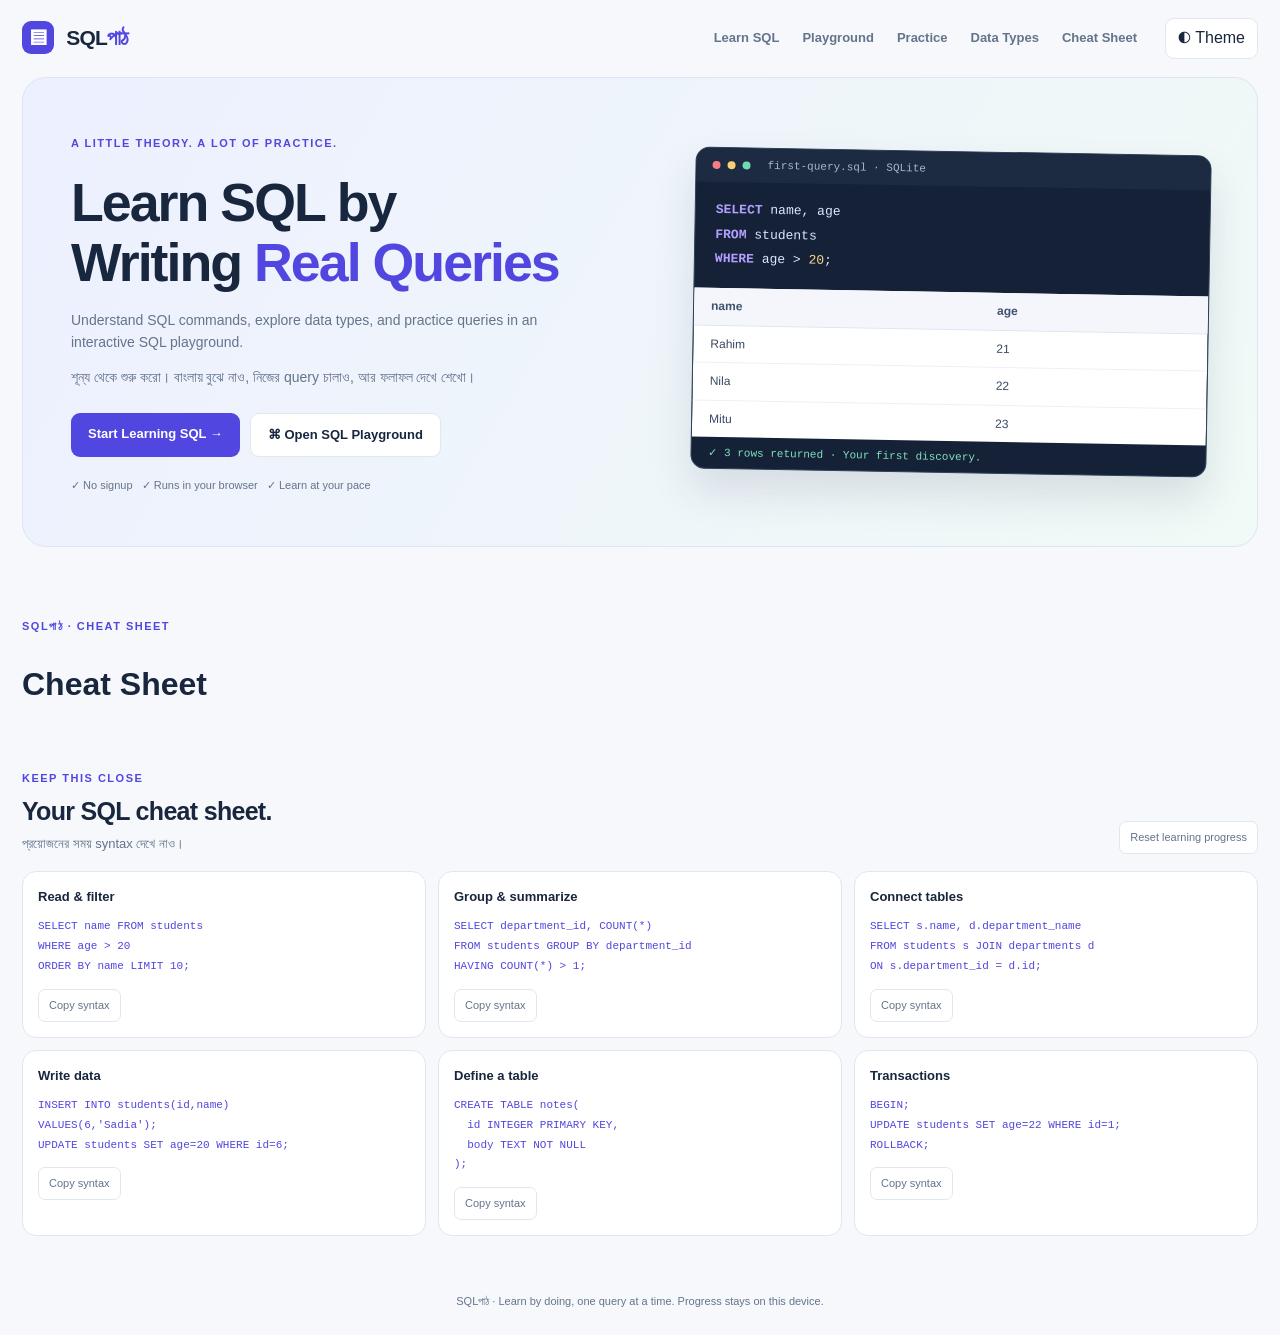
<file: cheat-sheet.html>
<!DOCTYPE html>
<html lang="bn">

<head>
  <meta charset="UTF-8">
  <meta name="viewport" content="width=device-width,initial-scale=1">
  <meta name="color-scheme" content="light">
  <link rel="icon" type="image/svg+xml" href="data:image/svg+xml,%3Csvg xmlns='http://www.w3.org/2000/svg' viewBox='0 0 64 64'%3E%3Crect width='64' height='64' rx='14' fill='%235146df'/%3E%3Cellipse cx='32' cy='17' rx='17' ry='7' fill='none' stroke='white' stroke-width='4'/%3E%3Cpath d='M15 17v29c0 4 8 7 17 7s17-3 17-7V17M15 31c0 4 8 7 17 7s17-3 17-7M15 44c0 4 8 7 17 7s17-3 17-7' fill='none' stroke='white' stroke-width='4' stroke-linecap='round' stroke-linejoin='round'/%3E%3C/svg%3E">
  <title>SQLপাঠ — Cheat Sheet</title>
  <link rel="stylesheet" href="assets/app.css">

  <link rel="stylesheet" href="assets/platform.css">
  <meta name="description" content="Learn SQL in Bangla with interactive lessons, an isolated SQLite playground, data types and practice challenges.">
</head>

<body data-page="cheat-sheet">
<a href="#main" class="skip">Skip to content</a>
<nav class="site-nav" aria-label="Main navigation"><a href="index.html" class="brand"><b>▤</b> SQL<span>পাঠ</span></a><div class="nav-links"><a href="learn.html">Learn SQL</a><a href="playground.html">Playground</a><a href="practice.html">Practice</a><a href="data-types.html">Data Types</a><a href="cheat-sheet.html">Cheat Sheet</a></div><button id="theme-toggle" class="theme-btn" type="button" aria-label="Switch color theme">◐ Theme</button></nav>
<div class="platform" id="home"><div class="welcome-wrap"><header class="welcome"><div><span class="overline">A little theory. A lot of practice.</span><h1>Learn SQL by<br>Writing <em>Real Queries</em></h1><p>Understand SQL commands, explore data types, and practice queries in an interactive SQL playground.</p><p>শূন্য থেকে শুরু করো। বাংলায় বুঝে নাও, নিজের query চালাও, আর ফলাফল দেখে শেখো।</p><div class="cta-row"><a class="cta" href="learn.html">Start Learning SQL →</a><a class="cta outline" href="playground.html">⌘ Open SQL Playground</a></div><div class="hero-proof">✓ No signup &nbsp; ✓ Runs in your browser &nbsp; ✓ Learn at your pace</div></div><div class="preview" aria-label="SQL example preview"><div class="preview-top"><i class="window-dot"></i><i class="window-dot"></i><i class="window-dot"></i><span style="margin-left:10px">first-query.sql · SQLite</span></div><pre><span class="sql-keyword">SELECT</span> name, age
<span class="sql-keyword">FROM</span> students
<span class="sql-keyword">WHERE</span> age &gt; <span class="sql-number">20</span>;</pre><table><thead><tr><th>name</th><th>age</th></tr></thead><tbody><tr><td>Rahim</td><td>21</td></tr><tr><td>Nila</td><td>22</td></tr><tr><td>Mitu</td><td>23</td></tr></tbody></table><div class="preview-bottom">✓ 3 rows returned · Your first discovery.</div></div></header></div></div>
<main class="platform page-content" id="main"><div class="section-top"><div><span class="overline">SQLপাঠ · Cheat Sheet</span><h1>Cheat Sheet</h1></div></div>
<section id="cheatsheet" aria-label="SQL cheat sheet"><div class="section-top"><div><span class="overline">Keep this close</span><h2>Your SQL cheat sheet.</h2><p>প্রয়োজনের সময় syntax দেখে নাও।</p></div><button type="button" class="small-btn" id="reset-progress">Reset learning progress</button></div><div id="cheat-grid" class="cheat-grid"></div></section>
</main>
<footer class="site-footer">SQLপাঠ · Learn by doing, one query at a time. Progress stays on this device.</footer>
<script src="assets/curriculum.js"></script><script src="assets/pages.js"></script>
</body>
</html>
</file>
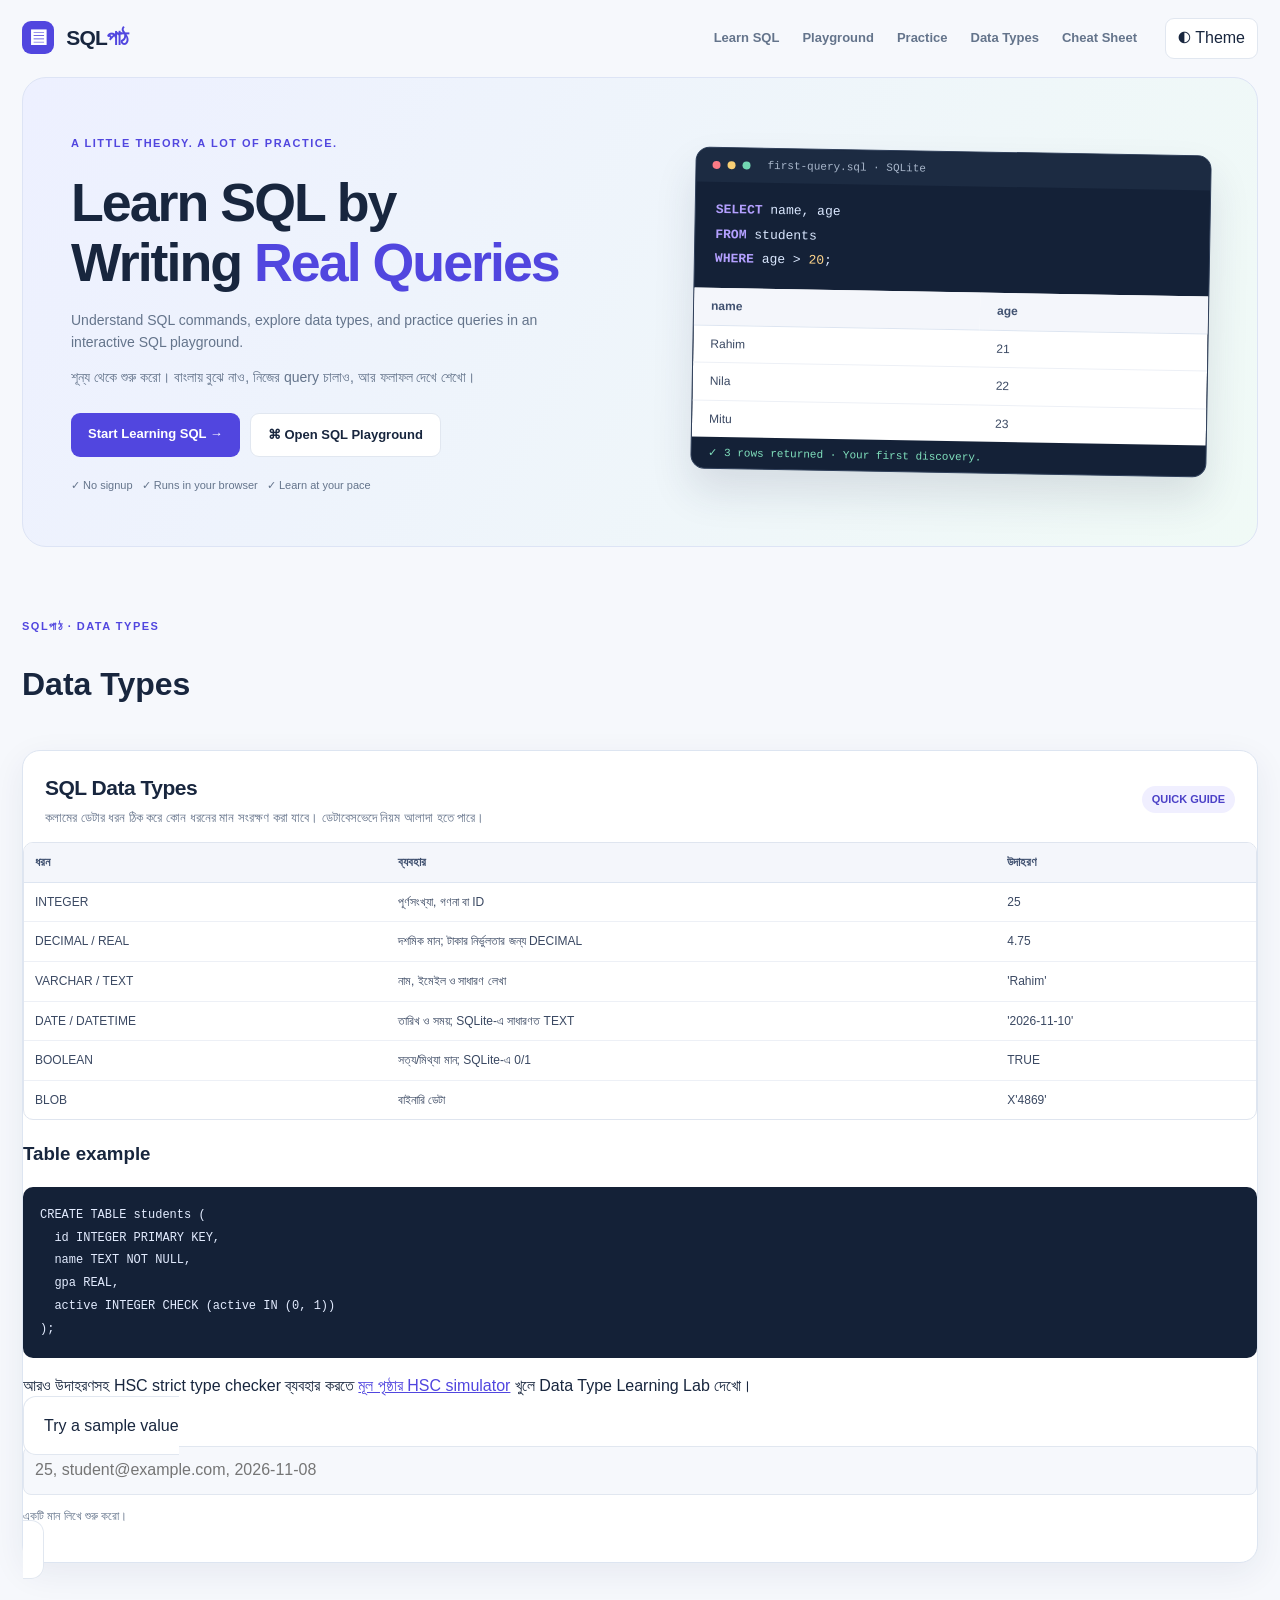
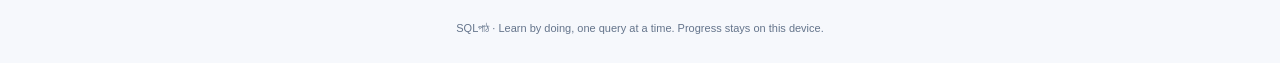
<file: data-types.html>
<!DOCTYPE html>
<html lang="bn">

<head>
  <meta charset="UTF-8">
  <meta name="viewport" content="width=device-width,initial-scale=1">
  <meta name="color-scheme" content="light">
  <link rel="icon" type="image/svg+xml" href="data:image/svg+xml,%3Csvg xmlns='http://www.w3.org/2000/svg' viewBox='0 0 64 64'%3E%3Crect width='64' height='64' rx='14' fill='%235146df'/%3E%3Cellipse cx='32' cy='17' rx='17' ry='7' fill='none' stroke='white' stroke-width='4'/%3E%3Cpath d='M15 17v29c0 4 8 7 17 7s17-3 17-7V17M15 31c0 4 8 7 17 7s17-3 17-7M15 44c0 4 8 7 17 7s17-3 17-7' fill='none' stroke='white' stroke-width='4' stroke-linecap='round' stroke-linejoin='round'/%3E%3C/svg%3E">
  <title>SQLপাঠ — Data Types</title>
  <link rel="stylesheet" href="assets/app.css">

  <link rel="stylesheet" href="assets/platform.css">
  <meta name="description" content="Learn SQL in Bangla with interactive lessons, an isolated SQLite playground, data types and practice challenges.">
</head>

<body data-page="data-types">
<a href="#main" class="skip">Skip to content</a>
<nav class="site-nav" aria-label="Main navigation"><a href="index.html" class="brand"><b>▤</b> SQL<span>পাঠ</span></a><div class="nav-links"><a href="learn.html">Learn SQL</a><a href="playground.html">Playground</a><a href="practice.html">Practice</a><a href="data-types.html">Data Types</a><a href="cheat-sheet.html">Cheat Sheet</a></div><button id="theme-toggle" class="theme-btn" type="button" aria-label="Switch color theme">◐ Theme</button></nav>
<div class="platform" id="home"><div class="welcome-wrap"><header class="welcome"><div><span class="overline">A little theory. A lot of practice.</span><h1>Learn SQL by<br>Writing <em>Real Queries</em></h1><p>Understand SQL commands, explore data types, and practice queries in an interactive SQL playground.</p><p>শূন্য থেকে শুরু করো। বাংলায় বুঝে নাও, নিজের query চালাও, আর ফলাফল দেখে শেখো।</p><div class="cta-row"><a class="cta" href="learn.html">Start Learning SQL →</a><a class="cta outline" href="playground.html">⌘ Open SQL Playground</a></div><div class="hero-proof">✓ No signup &nbsp; ✓ Runs in your browser &nbsp; ✓ Learn at your pace</div></div><div class="preview" aria-label="SQL example preview"><div class="preview-top"><i class="window-dot"></i><i class="window-dot"></i><i class="window-dot"></i><span style="margin-left:10px">first-query.sql · SQLite</span></div><pre><span class="sql-keyword">SELECT</span> name, age
<span class="sql-keyword">FROM</span> students
<span class="sql-keyword">WHERE</span> age &gt; <span class="sql-number">20</span>;</pre><table><thead><tr><th>name</th><th>age</th></tr></thead><tbody><tr><td>Rahim</td><td>21</td></tr><tr><td>Nila</td><td>22</td></tr><tr><td>Mitu</td><td>23</td></tr></tbody></table><div class="preview-bottom">✓ 3 rows returned · Your first discovery.</div></div></header></div></div>
<main class="platform page-content" id="main"><div class="section-top"><div><span class="overline">SQLপাঠ · Data Types</span><h1>Data Types</h1></div></div>
<section class="panel datatype-section" aria-label="SQL data types">
<div class="datatype-heading"><div><h2>SQL Data Types</h2><p>কলামের ডেটার ধরন ঠিক করে কোন ধরনের মান সংরক্ষণ করা যাবে। ডেটাবেসভেদে নিয়ম আলাদা হতে পারে।</p></div><span class="badge">QUICK GUIDE</span></div>
<div class="table-wrap"><table><thead><tr><th>ধরন</th><th>ব্যবহার</th><th>উদাহরণ</th></tr></thead><tbody>
<tr><td>INTEGER</td><td>পূর্ণসংখ্যা, গণনা বা ID</td><td>25</td></tr><tr><td>DECIMAL / REAL</td><td>দশমিক মান; টাকার নির্ভুলতার জন্য DECIMAL</td><td>4.75</td></tr><tr><td>VARCHAR / TEXT</td><td>নাম, ইমেইল ও সাধারণ লেখা</td><td>'Rahim'</td></tr><tr><td>DATE / DATETIME</td><td>তারিখ ও সময়; SQLite-এ সাধারণত TEXT</td><td>'2026-11-10'</td></tr><tr><td>BOOLEAN</td><td>সত্য/মিথ্যা মান; SQLite-এ 0/1</td><td>TRUE</td></tr><tr><td>BLOB</td><td>বাইনারি ডেটা</td><td>X'4869'</td></tr>
</tbody></table></div><h3>Table example</h3><pre class="code-block">CREATE TABLE students (
  id INTEGER PRIMARY KEY,
  name TEXT NOT NULL,
  gpa REAL,
  active INTEGER CHECK (active IN (0, 1))
);</pre><p>আরও উদাহরণসহ HSC strict type checker ব্যবহার করতে <a href="index.html#strict-simulator">মূল পৃষ্ঠার HSC simulator</a> খুলে Data Type Learning Lab দেখো।</p>
</section>
</main>
<footer class="site-footer">SQLপাঠ · Learn by doing, one query at a time. Progress stays on this device.</footer>
<script src="assets/curriculum.js"></script><script src="assets/pages.js"></script>
</body>
</html>
</file>
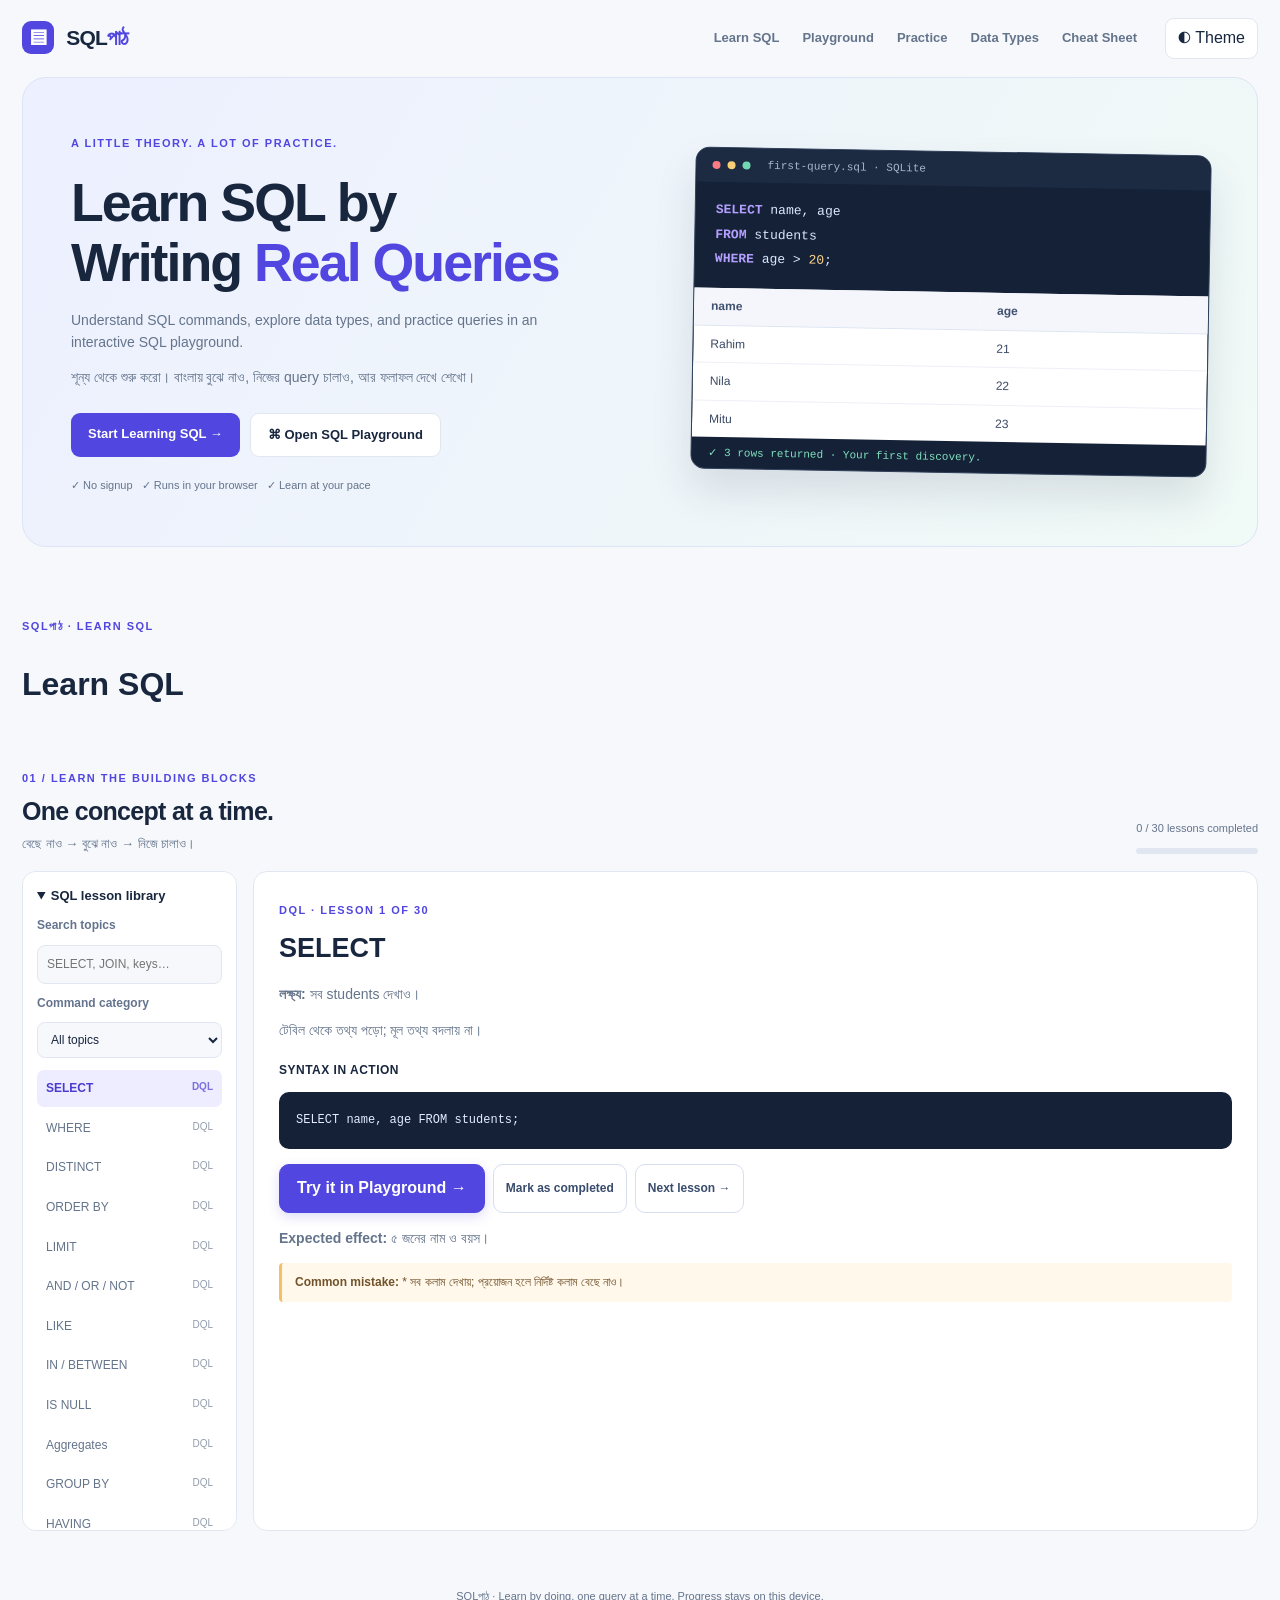
<file: learn.html>
<!DOCTYPE html>
<html lang="bn">

<head>
  <meta charset="UTF-8">
  <meta name="viewport" content="width=device-width,initial-scale=1">
  <meta name="color-scheme" content="light">
  <link rel="icon" type="image/svg+xml" href="data:image/svg+xml,%3Csvg xmlns='http://www.w3.org/2000/svg' viewBox='0 0 64 64'%3E%3Crect width='64' height='64' rx='14' fill='%235146df'/%3E%3Cellipse cx='32' cy='17' rx='17' ry='7' fill='none' stroke='white' stroke-width='4'/%3E%3Cpath d='M15 17v29c0 4 8 7 17 7s17-3 17-7V17M15 31c0 4 8 7 17 7s17-3 17-7M15 44c0 4 8 7 17 7s17-3 17-7' fill='none' stroke='white' stroke-width='4' stroke-linecap='round' stroke-linejoin='round'/%3E%3C/svg%3E">
  <title>SQLপাঠ — Learn SQL</title>
  <link rel="stylesheet" href="assets/app.css">

  <link rel="stylesheet" href="assets/platform.css">
  <meta name="description" content="Learn SQL in Bangla with interactive lessons, an isolated SQLite playground, data types and practice challenges.">
</head>

<body data-page="learn">
<a href="#main" class="skip">Skip to content</a>
<nav class="site-nav" aria-label="Main navigation"><a href="index.html" class="brand"><b>▤</b> SQL<span>পাঠ</span></a><div class="nav-links"><a href="learn.html">Learn SQL</a><a href="playground.html">Playground</a><a href="practice.html">Practice</a><a href="data-types.html">Data Types</a><a href="cheat-sheet.html">Cheat Sheet</a></div><button id="theme-toggle" class="theme-btn" type="button" aria-label="Switch color theme">◐ Theme</button></nav>
<div class="platform" id="home"><div class="welcome-wrap"><header class="welcome"><div><span class="overline">A little theory. A lot of practice.</span><h1>Learn SQL by<br>Writing <em>Real Queries</em></h1><p>Understand SQL commands, explore data types, and practice queries in an interactive SQL playground.</p><p>শূন্য থেকে শুরু করো। বাংলায় বুঝে নাও, নিজের query চালাও, আর ফলাফল দেখে শেখো।</p><div class="cta-row"><a class="cta" href="learn.html">Start Learning SQL →</a><a class="cta outline" href="playground.html">⌘ Open SQL Playground</a></div><div class="hero-proof">✓ No signup &nbsp; ✓ Runs in your browser &nbsp; ✓ Learn at your pace</div></div><div class="preview" aria-label="SQL example preview"><div class="preview-top"><i class="window-dot"></i><i class="window-dot"></i><i class="window-dot"></i><span style="margin-left:10px">first-query.sql · SQLite</span></div><pre><span class="sql-keyword">SELECT</span> name, age
<span class="sql-keyword">FROM</span> students
<span class="sql-keyword">WHERE</span> age &gt; <span class="sql-number">20</span>;</pre><table><thead><tr><th>name</th><th>age</th></tr></thead><tbody><tr><td>Rahim</td><td>21</td></tr><tr><td>Nila</td><td>22</td></tr><tr><td>Mitu</td><td>23</td></tr></tbody></table><div class="preview-bottom">✓ 3 rows returned · Your first discovery.</div></div></header></div></div>
<main class="platform page-content" id="main"><div class="section-top"><div><span class="overline">SQLপাঠ · Learn SQL</span><h1>Learn SQL</h1></div></div>
<section id="learning" aria-label="SQL lessons"><div class="section-top"><div><span class="overline">01 / Learn the building blocks</span><h2>One concept at a time.</h2><p>বেছে নাও → বুঝে নাও → নিজে চালাও।</p></div><div><span id="lesson-progress" class="progress-label"></span><div class="progress-track"><div id="progress-fill" class="progress-fill"></div></div></div></div><div class="learn-shell"><details class="lesson-sidebar" open><summary>SQL lesson library</summary><label><span class="guide-label" style="margin:10px 0 0">Search topics</span><input class="search-input" id="lesson-search" type="search" placeholder="SELECT, JOIN, keys…"></label><label><span class="guide-label" style="margin:10px 0 0">Command category</span><select class="category-select" id="lesson-category"><option value="all">All topics</option><option>DDL</option><option>DML</option><option>DQL</option><option>DCL</option><option>TCL</option><option>Concept</option></select></label><div id="topic-list" class="topic-list"></div></details><article class="lesson-main" id="lesson-content" aria-live="polite"></article></div></section>
</main>
<footer class="site-footer">SQLপাঠ · Learn by doing, one query at a time. Progress stays on this device.</footer>
<script src="assets/curriculum.js"></script><script src="assets/pages.js"></script>
</body>
</html>
</file>
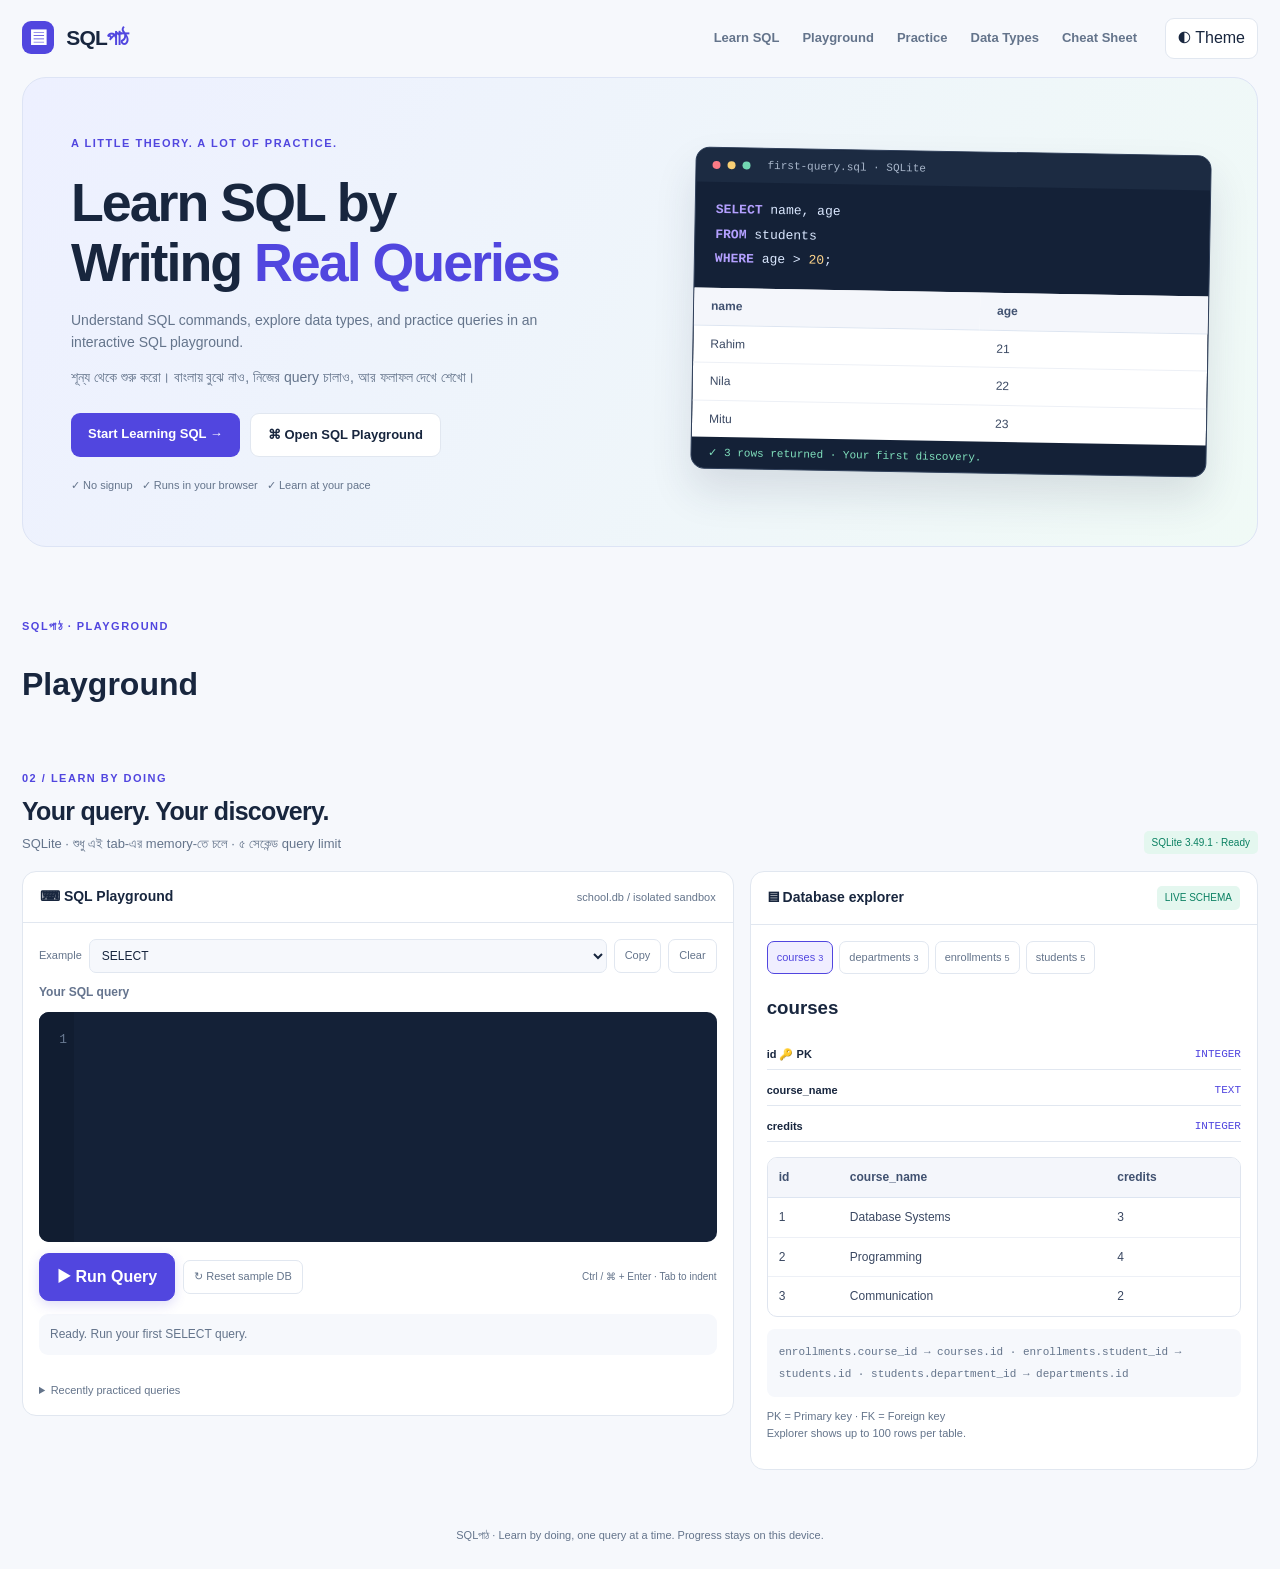
<file: playground.html>
<!DOCTYPE html>
<html lang="bn">

<head>
  <meta charset="UTF-8">
  <meta name="viewport" content="width=device-width,initial-scale=1">
  <meta name="color-scheme" content="light">
  <link rel="icon" type="image/svg+xml" href="data:image/svg+xml,%3Csvg xmlns='http://www.w3.org/2000/svg' viewBox='0 0 64 64'%3E%3Crect width='64' height='64' rx='14' fill='%235146df'/%3E%3Cellipse cx='32' cy='17' rx='17' ry='7' fill='none' stroke='white' stroke-width='4'/%3E%3Cpath d='M15 17v29c0 4 8 7 17 7s17-3 17-7V17M15 31c0 4 8 7 17 7s17-3 17-7M15 44c0 4 8 7 17 7s17-3 17-7' fill='none' stroke='white' stroke-width='4' stroke-linecap='round' stroke-linejoin='round'/%3E%3C/svg%3E">
  <title>SQLপাঠ — Playground</title>
  <link rel="stylesheet" href="assets/app.css">

  <link rel="stylesheet" href="assets/platform.css">
  <meta name="description" content="Learn SQL in Bangla with interactive lessons, an isolated SQLite playground, data types and practice challenges.">
</head>

<body data-page="playground">
<a href="#main" class="skip">Skip to content</a>
<nav class="site-nav" aria-label="Main navigation"><a href="index.html" class="brand"><b>▤</b> SQL<span>পাঠ</span></a><div class="nav-links"><a href="learn.html">Learn SQL</a><a href="playground.html">Playground</a><a href="practice.html">Practice</a><a href="data-types.html">Data Types</a><a href="cheat-sheet.html">Cheat Sheet</a></div><button id="theme-toggle" class="theme-btn" type="button" aria-label="Switch color theme">◐ Theme</button></nav>
<div class="platform" id="home"><div class="welcome-wrap"><header class="welcome"><div><span class="overline">A little theory. A lot of practice.</span><h1>Learn SQL by<br>Writing <em>Real Queries</em></h1><p>Understand SQL commands, explore data types, and practice queries in an interactive SQL playground.</p><p>শূন্য থেকে শুরু করো। বাংলায় বুঝে নাও, নিজের query চালাও, আর ফলাফল দেখে শেখো।</p><div class="cta-row"><a class="cta" href="learn.html">Start Learning SQL →</a><a class="cta outline" href="playground.html">⌘ Open SQL Playground</a></div><div class="hero-proof">✓ No signup &nbsp; ✓ Runs in your browser &nbsp; ✓ Learn at your pace</div></div><div class="preview" aria-label="SQL example preview"><div class="preview-top"><i class="window-dot"></i><i class="window-dot"></i><i class="window-dot"></i><span style="margin-left:10px">first-query.sql · SQLite</span></div><pre><span class="sql-keyword">SELECT</span> name, age
<span class="sql-keyword">FROM</span> students
<span class="sql-keyword">WHERE</span> age &gt; <span class="sql-number">20</span>;</pre><table><thead><tr><th>name</th><th>age</th></tr></thead><tbody><tr><td>Rahim</td><td>21</td></tr><tr><td>Nila</td><td>22</td></tr><tr><td>Mitu</td><td>23</td></tr></tbody></table><div class="preview-bottom">✓ 3 rows returned · Your first discovery.</div></div></header></div></div>
<main class="platform page-content" id="main"><div class="section-top"><div><span class="overline">SQLপাঠ · Playground</span><h1>Playground</h1></div></div>
<section id="playground" aria-label="SQLite playground"><div class="section-top"><div><span class="overline">02 / Learn by doing</span><h2>Your query. Your discovery.</h2><p>SQLite · শুধু এই tab-এর memory-তে চলে · ৫ সেকেন্ড query limit</p></div><span class="engine-tag" id="engine-state">Loading SQLite…</span></div><div class="workspace"><div class="play-panel"><div class="play-head"><h3>⌨ SQL Playground</h3><span class="progress-label">school.db / isolated sandbox</span></div><div class="play-body"><div class="editor-toolbar"><label for="query-example" class="progress-label">Example</label><select id="query-example" aria-label="Choose query example"></select><button type="button" class="small-btn" id="copy-query">Copy</button><button type="button" class="small-btn" id="clear-query">Clear</button></div><label for="query-editor" class="guide-label">Your SQL query</label><div class="code-editor"><pre id="line-numbers" class="line-numbers" aria-hidden="true">1</pre><div class="editor-stack"><pre class="editor-highlight" id="editor-highlight" aria-hidden="true"></pre><textarea id="query-editor" class="real-editor" aria-label="SQL query editor" spellcheck="false" autocapitalize="off" autocomplete="off" wrap="off">SELECT * FROM students;</textarea></div></div><div class="run-row"><button id="execute-query" type="button" class="primary" disabled>▶ Run Query</button><button id="reset-sandbox" type="button" class="small-btn" disabled>↻ Reset sample DB</button><small>Ctrl / ⌘ + Enter · Tab to indent</small></div><div id="execution-status" class="execution-status" role="status" aria-live="polite">Preparing your SQLite workspace…</div><div id="query-results" class="results"></div><details style="margin-top:15px"><summary class="progress-label">Recently practiced queries</summary><div id="recent-queries" class="recent-list"></div></details></div></div><aside class="play-panel" aria-label="SQLite database explorer"><div class="play-head"><h3>▤ Database explorer</h3><span class="engine-tag">LIVE SCHEMA</span></div><div class="play-body"><div id="sandbox-tabs" class="explorer-tabs"></div><div id="sandbox-table"></div><div id="sandbox-relationships" class="relationships"></div><p class="progress-label">PK = Primary key · FK = Foreign key<br>Explorer shows up to 100 rows per table.</p></div></aside></div></section>
</main>
<footer class="site-footer">SQLপাঠ · Learn by doing, one query at a time. Progress stays on this device.</footer>
<script src="assets/curriculum.js"></script><script src="assets/pages.js"></script>
</body>
</html>
</file>
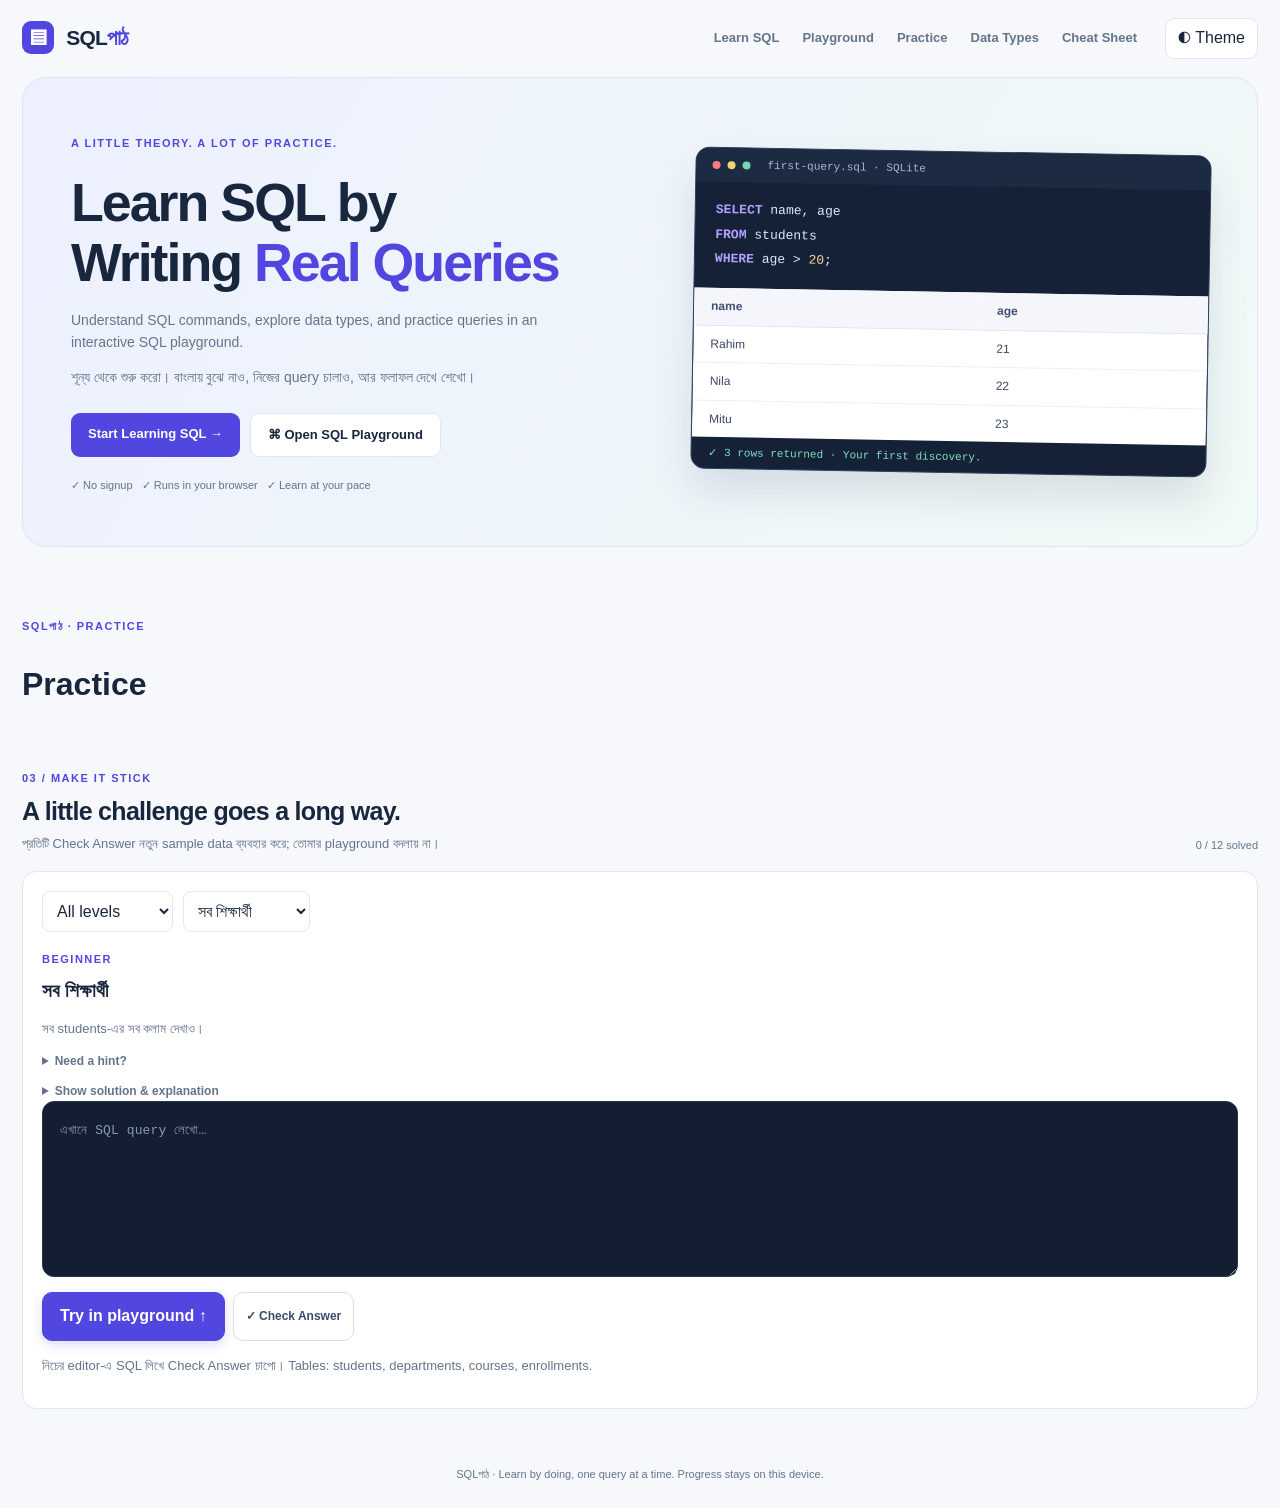
<file: practice.html>
<!DOCTYPE html>
<html lang="bn">

<head>
  <meta charset="UTF-8">
  <meta name="viewport" content="width=device-width,initial-scale=1">
  <meta name="color-scheme" content="light">
  <link rel="icon" type="image/svg+xml" href="data:image/svg+xml,%3Csvg xmlns='http://www.w3.org/2000/svg' viewBox='0 0 64 64'%3E%3Crect width='64' height='64' rx='14' fill='%235146df'/%3E%3Cellipse cx='32' cy='17' rx='17' ry='7' fill='none' stroke='white' stroke-width='4'/%3E%3Cpath d='M15 17v29c0 4 8 7 17 7s17-3 17-7V17M15 31c0 4 8 7 17 7s17-3 17-7M15 44c0 4 8 7 17 7s17-3 17-7' fill='none' stroke='white' stroke-width='4' stroke-linecap='round' stroke-linejoin='round'/%3E%3C/svg%3E">
  <title>SQLপাঠ — Practice</title>
  <link rel="stylesheet" href="assets/app.css">

  <link rel="stylesheet" href="assets/platform.css">
  <meta name="description" content="Learn SQL in Bangla with interactive lessons, an isolated SQLite playground, data types and practice challenges.">
</head>

<body data-page="practice">
<a href="#main" class="skip">Skip to content</a>
<nav class="site-nav" aria-label="Main navigation"><a href="index.html" class="brand"><b>▤</b> SQL<span>পাঠ</span></a><div class="nav-links"><a href="learn.html">Learn SQL</a><a href="playground.html">Playground</a><a href="practice.html">Practice</a><a href="data-types.html">Data Types</a><a href="cheat-sheet.html">Cheat Sheet</a></div><button id="theme-toggle" class="theme-btn" type="button" aria-label="Switch color theme">◐ Theme</button></nav>
<div class="platform" id="home"><div class="welcome-wrap"><header class="welcome"><div><span class="overline">A little theory. A lot of practice.</span><h1>Learn SQL by<br>Writing <em>Real Queries</em></h1><p>Understand SQL commands, explore data types, and practice queries in an interactive SQL playground.</p><p>শূন্য থেকে শুরু করো। বাংলায় বুঝে নাও, নিজের query চালাও, আর ফলাফল দেখে শেখো।</p><div class="cta-row"><a class="cta" href="learn.html">Start Learning SQL →</a><a class="cta outline" href="playground.html">⌘ Open SQL Playground</a></div><div class="hero-proof">✓ No signup &nbsp; ✓ Runs in your browser &nbsp; ✓ Learn at your pace</div></div><div class="preview" aria-label="SQL example preview"><div class="preview-top"><i class="window-dot"></i><i class="window-dot"></i><i class="window-dot"></i><span style="margin-left:10px">first-query.sql · SQLite</span></div><pre><span class="sql-keyword">SELECT</span> name, age
<span class="sql-keyword">FROM</span> students
<span class="sql-keyword">WHERE</span> age &gt; <span class="sql-number">20</span>;</pre><table><thead><tr><th>name</th><th>age</th></tr></thead><tbody><tr><td>Rahim</td><td>21</td></tr><tr><td>Nila</td><td>22</td></tr><tr><td>Mitu</td><td>23</td></tr></tbody></table><div class="preview-bottom">✓ 3 rows returned · Your first discovery.</div></div></header></div></div>
<main class="platform page-content" id="main"><div class="section-top"><div><span class="overline">SQLপাঠ · Practice</span><h1>Practice</h1></div></div>
<section id="practice" aria-label="Practice challenges"><div class="section-top"><div><span class="overline">03 / Make it stick</span><h2>A little challenge goes a long way.</h2><p>প্রতিটি Check Answer নতুন sample data ব্যবহার করে; তোমার playground বদলায় না।</p></div><span id="challenge-progress" class="progress-label"></span></div><div class="exercise-card"><div class="exercise-controls"><select id="challenge-level" aria-label="Challenge difficulty"><option>All levels</option><option>Beginner</option><option>Intermediate</option><option>Advanced</option></select><select id="challenge-select" aria-label="Choose challenge"></select></div><div id="challenge-content"></div><div class="lesson-actions"><button type="button" class="primary" id="challenge-load">Try in playground ↑</button><button type="button" class="secondary" id="challenge-check" disabled>✓ Check Answer</button></div><p class="progress-label">নিচের editor-এ SQL লিখে Check Answer চাপো। Tables: students, departments, courses, enrollments.</p><div id="challenge-feedback" class="challenge-feedback" role="status" aria-live="polite"></div></div></section>
</main>
<footer class="site-footer">SQLপাঠ · Learn by doing, one query at a time. Progress stays on this device.</footer>
<script src="assets/curriculum.js"></script><script src="assets/pages.js"></script>
</body>
</html>
</file>
<file: assets/app.css>
:root {
      --ink: #14213b;
      --muted: #66748b;
      --line: #dde5f1;
      --bg: #f4f7fc;
      --blue: #5146df;
      --blue2: #6e62e8;
      --mint: #0d906f;
      --rose: #c64c51;
      --white: #fff;
      --code: #141e33;
      --shadow: 0 10px 34px rgba(25, 40, 84, .07)
    }

    * {
      box-sizing: border-box
    }

    html {
      scroll-behavior: smooth
    }

    body {
      margin: 0;
      background: var(--bg);
      color: var(--ink);
      font-family: ui-sans-serif, -apple-system, BlinkMacSystemFont, "Noto Sans Bengali", "Hind Siliguri", "Segoe UI", sans-serif;
      line-height: 1.55
    }

    button,
    textarea {
      font: inherit
    }

    button {
      cursor: pointer
    }

    button:focus-visible,
    textarea:focus-visible {
      outline: 3px solid #a5a1ff;
      outline-offset: 3px
    }

    .container {
      max-width: 1330px;
      margin: auto;
      padding: 24px 22px 46px
    }

    .hero {
      border-radius: 22px;
      background: linear-gradient(112deg, #17264b 0%, #322c79 52%, #544bc4 100%);
      padding: 29px 32px;
      color: #fff;
      position: relative;
      overflow: hidden;
      box-shadow: 0 12px 32px rgba(34, 37, 107, .15)
    }

    .hero:before {
      content: '';
      position: absolute;
      width: 250px;
      height: 250px;
      right: -40px;
      top: -105px;
      border: 1px solid rgba(255, 255, 255, .18);
      border-radius: 50%;
      box-shadow: 0 0 0 50px rgba(255, 255, 255, .035), 0 0 0 110px rgba(255, 255, 255, .025)
    }

    .eyebrow {
      display: inline-flex;
      align-items: center;
      gap: 9px;
      background: rgba(255, 255, 255, .13);
      border: 1px solid rgba(255, 255, 255, .2);
      border-radius: 100px;
      padding: 5px 11px;
      font-size: 12px;
      letter-spacing: .9px;
      font-weight: 800
    }

    .dot {
      width: 7px;
      height: 7px;
      border-radius: 50%;
      background: #4ce3ae;
      display: inline-block
    }

    .hero h1 {
      font-size: clamp(27px, 4vw, 39px);
      line-height: 1.24;
      margin: 13px 0 5px;
      letter-spacing: -.8px
    }

    .hero p {
      max-width: 770px;
      opacity: .88;
      font-size: 14px;
      margin: 0
    }

    .hero-stats {
      display: flex;
      flex-wrap: wrap;
      gap: 9px;
      margin-top: 20px
    }

    .hero-stats span {
      padding: 7px 12px;
      border-radius: 9px;
      border: 1px solid rgba(255, 255, 255, .19);
      background: rgba(255, 255, 255, .09);
      font-size: 13px
    }

    .hero-stats strong {
      font-size: 15px;
      margin-right: 4px
    }

    .tip {
      background: #edf0ff;
      color: #443ca7;
      border: 1px solid #d9ddff;
      border-radius: 12px;
      padding: 11px 14px;
      font-size: 13px;
      margin: 16px 0 18px
    }

    .layout {
      display: grid;
      grid-template-columns: minmax(0, 1.05fr) minmax(0, 1fr);
      gap: 18px;
      align-items: start
    }

    .panel {
      background: #fff;
      border: 1px solid var(--line);
      box-shadow: var(--shadow);
      border-radius: 18px;
      overflow: hidden
    }

    .panel-head {
      padding: 18px 21px 14px;
      border-bottom: 1px solid #eff2f8;
      display: flex;
      align-items: center;
      justify-content: space-between;
      gap: 10px
    }

    .panel-title {
      margin: 0;
      font-size: 18px;
      letter-spacing: -.3px
    }

    .panel-sub {
      color: var(--muted);
      font-size: 12px;
      margin: 3px 0 0
    }

    .badge {
      font-size: 11px;
      background: #f0efff;
      color: #4b41c7;
      border-radius: 50px;
      padding: 5px 10px;
      font-weight: 800;
      white-space: nowrap
    }

    .section-in {
      padding: 18px 20px
    }

    .guide-label {
      font-size: 12px;
      font-weight: 800;
      color: #65748e;
      margin-bottom: 10px;
      display: block
    }

    .query-buttons {
      display: grid;
      grid-template-columns: repeat(3, minmax(0, 1fr));
      gap: 8px
    }

    .query-chip {
      border: 1px solid var(--line);
      border-radius: 10px;
      background: #f9faff;
      text-align: left;
      padding: 11px 11px;
      min-height: 69px;
      transition: background .15s, border-color .15s
    }

    .query-chip:hover {
      border-color: #b1aaff;
      background: #f1efff
    }

    .query-chip.active {
      background: #efedff;
      border-color: #8276eb;
      box-shadow: inset 0 0 0 1px #8276eb
    }

    .query-chip .chip-name {
      font: 800 12px ui-monospace, Menlo, Consolas, monospace;
      display: block;
      color: #554bca
    }

    .query-chip .chip-desc {
      font-size: 11px;
      display: block;
      color: #67738a;
      margin-top: 3px
    }

    .editor-top {
      display: flex;
      justify-content: space-between;
      align-items: center;
      gap: 10px;
      margin: 19px 0 9px
    }

    .editor-top label {
      font-size: 13px;
      font-weight: 800
    }

    .editor-top span {
      font-size: 11px;
      color: #7b879c
    }

    .editor {
      display: block;
      width: 100%;
      min-height: 176px;
      resize: vertical;
      background: var(--code);
      color: #e9f1ff;
      border: 1px solid #263451;
      border-radius: 12px;
      padding: 17px;
      font-size: 13px;
      line-height: 1.8;
      letter-spacing: .1px;
      font-family: ui-monospace, SFMono-Regular, Menlo, Consolas, monospace;
      tab-size: 2
    }

    .editor::placeholder {
      color: #8696b6
    }

    .actions {
      display: flex;
      gap: 9px;
      align-items: center;
      flex-wrap: wrap;
      margin-top: 12px
    }

    .primary {
      background: var(--blue);
      color: #fff;
      border: 1px solid var(--blue);
      font-weight: 800;
      padding: 11px 17px;
      border-radius: 10px;
      box-shadow: 0 4px 12px rgba(84, 72, 219, .19)
    }

    .primary:hover {
      background: #3d33c6
    }

    .secondary {
      border: 1px solid #d6def0;
      background: #fff;
      color: #394c6e;
      font-weight: 700;
      padding: 10px 12px;
      border-radius: 10px;
      font-size: 12px
    }

    .secondary:hover {
      background: #f6f7fc
    }

    .keyboard {
      font-size: 11px;
      color: #7c889b;
      margin-left: auto
    }

    .console-result {
      margin-top: 16px;
      border-radius: 12px;
      border: 1px solid #dee5f1;
      background: #f8faff;
      padding: 14px;
      min-height: 96px
    }

    .console-result.good {
      background: #effaf6;
      border-color: #b9ead6
    }

    .console-result.bad {
      background: #fff5f5;
      border-color: #f0c9cd
    }

    .result-title {
      font-weight: 850;
      font-size: 14px;
      margin-bottom: 5px
    }

    .good .result-title {
      color: #07815f
    }

    .bad .result-title {
      color: #bb393d
    }

    .result-msg {
      font-size: 13px;
      white-space: pre-wrap;
      overflow-wrap: anywhere
    }

    .result-hint {
      font-size: 12px;
      color: #65738e;
      margin-top: 6px
    }

    .result-code {
      display: block;
      margin-top: 9px;
      font-family: monospace;
      color: #42536a;
      font-size: 12px
    }

    .explorer-head {
      display: flex;
      align-items: center;
      gap: 8px;
      flex-wrap: wrap;
      padding: 11px 15px;
      background: #f9fbff;
      border-bottom: 1px solid var(--line)
    }

    .db-icon {
      height: 26px;
      width: 26px;
      display: inline-grid;
      place-items: center;
      background: #e7e5ff;
      border-radius: 7px;
      color: #5850c5
    }

    .db-name {
      font: 800 13px ui-monospace, monospace;
      color: #354367
    }

    .db-meta {
      margin-left: auto;
      color: #8390a3;
      font-size: 11px
    }

    .tables-bar {
      padding: 14px 16px 11px
    }

    .tables-bar-label {
      font-size: 11px;
      font-weight: 800;
      text-transform: uppercase;
      color: #8b97a9;
      letter-spacing: .7px;
      margin-bottom: 9px
    }

    .table-list {
      display: flex;
      flex-wrap: wrap;
      gap: 8px;
      min-height: 34px
    }

    .table-tab {
      background: #fff;
      color: #344263;
      border: 1px solid #dce3ee;
      border-radius: 9px;
      padding: 7px 10px;
      font-size: 12px;
      font-weight: 750
    }

    .table-tab.selected {
      background: #eceaff;
      color: #4135b9;
      border-color: #8f87ec
    }

    .table-tab small {
      display: inline-block;
      color: #78879c;
      margin-left: 7px
    }

    .empty-tabs {
      color: #97a3b4;
      font-size: 13px;
      font-style: italic
    }

    .table-detail {
      padding: 14px 16px 17px;
      min-height: 250px
    }

    .detail-top {
      display: flex;
      align-items: center;
      justify-content: space-between;
      gap: 12px;
      margin-bottom: 13px
    }

    .detail-top h3 {
      margin: 0;
      font-size: 15px;
      overflow-wrap: anywhere
    }

    .switch {
      background: #f2f5fc;
      padding: 3px;
      border-radius: 9px;
      display: flex;
      gap: 3px
    }

    .switch button {
      border: 0;
      background: transparent;
      border-radius: 7px;
      padding: 6px 11px;
      font-size: 12px;
      font-weight: 750;
      color: #73819a
    }

    .switch button.active {
      background: #fff;
      color: #473acc;
      box-shadow: 0 1px 5px #dfe3ee
    }

    .table-wrap {
      overflow: auto;
      border: 1px solid #dfe5ef;
      border-radius: 10px;
      max-height: 360px
    }

    table {
      border-collapse: collapse;
      min-width: 100%;
      font-size: 12px;
      text-align: left
    }

    th {
      background: #f4f6fb;
      color: #405170;
      padding: 10px 11px;
      white-space: nowrap;
      border-bottom: 1px solid #dde5f1
    }

    td {
      padding: 10px 11px;
      color: #3a4862;
      border-bottom: 1px solid #edf0f6;
      white-space: nowrap
    }

    tr:last-child td {
      border-bottom: 0
    }

    .type {
      font-family: ui-monospace, monospace;
      color: #5546c2;
      font-size: 11px
    }

    .null {
      font-family: monospace;
      color: #a1aabc;
      font-style: italic
    }

    .pill {
      display: inline-block;
      font: 700 10px ui-monospace, monospace;
      background: #edf7f3;
      color: #188866;
      padding: 3px 6px;
      border-radius: 5px
    }

    .no-rows {
      padding: 16px;
      color: #8e9aab;
      text-align: center;
      font-size: 13px
    }

    .empty-db {
      text-align: center;
      padding: 28px 14px;
      color: #748198
    }

    .empty-db .illustration {
      margin: auto auto 12px;
      border: 2px dashed #cdd6e8;
      border-radius: 15px;
      width: 75px;
      height: 70px;
      display: grid;
      place-items: center;
      font-size: 30px
    }

    .empty-db strong {
      display: block;
      color: #4b5b77;
      margin-bottom: 4px
    }

    .empty-db p {
      font-size: 12px;
      max-width: 240px;
      margin: 0 auto
    }

    .note {
      font-size: 11px;
      color: #8592a8;
      padding-top: 10px
    }

    .lower {
      display: grid;
      grid-template-columns: 1fr 1fr;
      gap: 18px;
      margin-top: 18px
    }

    .lower .panel {
      padding: 20px
    }

    .lower h2 {
      font-size: 16px;
      margin: 0 0 12px
    }

    .guide-steps {
      display: grid;
      gap: 8px
    }

    .step {
      display: flex;
      gap: 12px;
      font-size: 12px;
      color: #596780;
      align-items: flex-start
    }

    .step b {
      background: #eeeaff;
      color: #4b42c6;
      display: inline-flex;
      flex: none;
      width: 25px;
      height: 25px;
      border-radius: 8px;
      align-items: center;
      justify-content: center;
      font-size: 12px
    }

    .step strong {
      color: #2a3a56
    }

    .log {
      display: grid;
      gap: 9px;
      max-height: 223px;
      overflow: auto
    }

    .log-item {
      border-left: 3px solid #5a50d9;
      padding: 3px 10px;
      font-size: 12px
    }

    .log-item.err {
      border-left-color: #d15e64
    }

    .log-item strong {
      display: block;
      color: #30415e
    }

    .log-item small {
      color: #8290a4
    }

    .log-empty {
      font-size: 12px;
      color: #8996a9
    }

    .footer {
      text-align: center;
      margin-top: 20px;
      font-size: 11px;
      color: #7c8aa1
    }

    @media(max-width:900px) {
      .layout {
        grid-template-columns: 1fr
      }

      .lower {
        grid-template-columns: 1fr 1fr
      }

      .container {
        padding: 13px 12px 30px
      }

      .hero {
        padding: 23px 21px
      }

      .panel-head {
        padding: 15px
      }

      .section-in {
        padding: 15px
      }
    }

    @media(max-width:540px) {
      .query-buttons {
        grid-template-columns: repeat(2, minmax(0, 1fr))
      }

      .lower {
        grid-template-columns: 1fr
      }

      .hero h1 {
        font-size: 26px
      }

      .keyboard {
        width: 100%;
        margin-left: 0
      }

      .detail-top {
        align-items: flex-start;
        flex-direction: column
      }

      .hero-stats {
        gap: 6px
      }
    }

    /* Data Type শেখার ল্যাব */
    .datatype-section {
      margin-top: 19px
    }

    .datatype-heading {
      display: flex;
      align-items: center;
      justify-content: space-between;
      flex-wrap: wrap;
      gap: 10px;
      padding: 21px 22px 14px
    }

    .datatype-heading h2 {
      font-size: 21px;
      margin: 0 0 4px;
      letter-spacing: -.5px
    }

    .datatype-heading p {
      color: var(--muted);
      font-size: 13px;
      margin: 0;
      max-width: 770px
    }

    .dtype-body {
      padding: 0 21px 22px
    }

    .dtype-notice {
      font-size: 12px;
      border-radius: 10px;
      padding: 10px 12px;
      margin: 0 0 17px;
      background: #f3f6ff;
      border: 1px solid #e1e8fc;
      color: #415273
    }

    .dtype-filters {
      display: flex;
      flex-wrap: wrap;
      gap: 7px;
      margin-bottom: 14px
    }

    .dtype-filter {
      background: #fff;
      border: 1px solid #dfe5f0;
      border-radius: 100px;
      padding: 7px 12px;
      color: #596880;
      font-size: 12px;
      font-weight: 750
    }

    .dtype-filter.active {
      background: #5146df;
      border-color: #5146df;
      color: #fff
    }

    .dtype-grid {
      display: grid;
      grid-template-columns: repeat(3, minmax(0, 1fr));
      gap: 11px
    }

    .dtype-card {
      appearance: none;
      display: flex;
      flex-direction: column;
      align-items: stretch;
      text-align: left;
      width: 100%;
      min-height: 171px;
      background: #fcfdff;
      border: 1px solid #e0e6f1;
      border-radius: 13px;
      padding: 13px;
      gap: 8px;
      color: inherit;
      transition: .15s
    }

    .dtype-card:hover {
      border-color: #8276e8;
      background: #f9f8ff;
      transform: translateY(-1px)
    }

    .dtype-card.selected {
      border-color: #6b5fdf;
      background: #f4f2ff;
      box-shadow: 0 0 0 1px #9c92f0
    }

    .dtype-top {
      display: flex;
      gap: 9px;
      align-items: center;
      justify-content: space-between;
      flex-wrap: wrap
    }

    .dtype-title {
      font-size: 13px;
      color: #4738af;
      font-family: ui-monospace, SFMono-Regular, Menlo, monospace;
      font-weight: 850
    }

    .dtype-kind {
      color: #74839a;
      font-size: 10px;
      font-weight: 800;
      border-radius: 30px;
      background: #eef2f8;
      padding: 3px 7px
    }

    .dtype-descr {
      font-size: 12px;
      color: #53627c;
      line-height: 1.5;
      min-height: 37px
    }

    .dtype-sample {
      display: flex;
      flex-wrap: wrap;
      gap: 6px;
      align-items: baseline;
      font-size: 11px
    }

    .dtype-sample em {
      font-style: normal;
      color: #158060;
      font-size: 11px;
      font-weight: 850;
      white-space: nowrap
    }

    .dtype-sample.invalid em {
      color: #bd454d
    }

    .dtype-sample code {
      font-size: 11px;
      background: #edf6f1;
      color: #19785c;
      padding: 3px 6px;
      border-radius: 5px;
      overflow-wrap: anywhere;
      word-break: break-word;
      white-space: normal
    }

    .dtype-sample.invalid code {
      background: #fef0f0;
      color: #b7444c
    }

    .dtype-bottom {
      margin-top: auto;
      font-size: 11px;
      font-weight: 800;
      color: #5347c8
    }

    .dtype-workbench {
      display: grid;
      grid-template-columns: minmax(0, .95fr) minmax(0, 1.05fr);
      gap: 15px;
      margin-top: 18px
    }

    .dtype-checker,
    .dtype-explain {
      border: 1px solid #dfe6f2;
      border-radius: 14px;
      padding: 16px;
      background: #fbfcff
    }

    .dtype-checker h3,
    .dtype-explain h3 {
      font-size: 15px;
      margin: 0 0 7px
    }

    .dtype-mini {
      font-size: 12px;
      color: #65748b;
      margin: 0 0 12px
    }

    .dtype-input-row {
      display: grid;
      grid-template-columns: 1fr 1fr;
      gap: 10px
    }

    .dtype-input-row label {
      display: block;
      font-size: 12px;
      color: #4d5e78;
      font-weight: 750
    }

    .dtype-input-row input {
      width: 100%;
      display: block;
      margin-top: 5px;
      border: 1px solid #d6dfec;
      border-radius: 9px;
      background: #fff;
      padding: 10px;
      color: #263650;
      font-family: ui-monospace, SFMono-Regular, Menlo, Consolas, monospace;
      font-size: 13px;
      min-width: 0
    }

    .dtype-actions {
      display: flex;
      gap: 7px;
      margin-top: 12px;
      flex-wrap: wrap
    }

    .dtype-actions .secondary {
      padding: 9px 10px
    }

    .dtype-actions .primary {
      padding: 9px 12px;
      font-size: 12px;
      box-shadow: none
    }

    .dtype-check-result {
      border: 1px dashed #cbd6e7;
      border-radius: 10px;
      padding: 12px;
      margin-top: 12px;
      background: #fff;
      min-height: 73px;
      font-size: 12px;
      color: #55647d
    }

    .dtype-check-result.ok {
      background: #effaf6;
      border-color: #a4dbc7;
      color: #146e54
    }

    .dtype-check-result.error {
      background: #fff5f5;
      border-color: #eebdc0;
      color: #a93341
    }

    .dtype-check-result strong {
      display: block;
      font-size: 13px;
      margin-bottom: 3px
    }

    .dtype-check-result p {
      margin: 0;
      overflow-wrap: anywhere
    }

    .dtype-explain h3 {
      margin-bottom: 4px
    }

    .dtype-explain .dtype-example-block {
      background: #18233d;
      color: #e8f0ff;
      white-space: pre-wrap;
      overflow-wrap: anywhere;
      padding: 14px;
      border-radius: 11px;
      font: 12px/1.65 ui-monospace, Menlo, Consolas, monospace;
      margin: 12px 0
    }

    .dtype-explain .dtype-foot {
      font-size: 12px;
      color: #66758e;
      margin: 7px 0 0
    }

    .dtype-explain .secondary {
      font-size: 12px
    }

    .dtype-inline-link {
      color: #4335c4;
      text-decoration: none;
      font-weight: 800
    }

    .dtype-inline-link:hover {
      text-decoration: underline
    }

    .type-inspect {
      color: #5044b6;
      background: #f4f2ff;
      border: 1px solid #e2dfff;
      border-radius: 6px;
      padding: 4px 7px;
      font: 750 11px ui-monospace, monospace;
      cursor: pointer
    }

    .type-inspect:hover {
      background: #e6e0ff
    }

    .dtype-footnote {
      color: #758198;
      font-size: 11px;
      margin: 13px 2px 0
    }

    @media(max-width:980px) {
      .dtype-grid {
        grid-template-columns: repeat(2, minmax(0, 1fr))
      }
    }

    @media(max-width:700px) {
      .dtype-workbench {
        grid-template-columns: 1fr
      }

      .dtype-heading {
        padding: 18px 15px 11px
      }

      .dtype-body {
        padding: 0 14px 17px
      }

      .dtype-grid {
        grid-template-columns: repeat(2, minmax(0, 1fr))
      }

      .dtype-card {
        padding: 11px;
        min-height: 182px
      }
    }

    @media(max-width:440px) {
      .dtype-grid {
        grid-template-columns: 1fr
      }

      .dtype-card {
        min-height: 0
      }

      .dtype-descr {
        min-height: 0
      }

      .dtype-input-row {
        grid-template-columns: 1fr
      }

      .dtype-checker,
      .dtype-explain {
        padding: 13px
      }
    }

    /* 2026 UI improvement: data type cards and live checker share the same row. */
    .datatype-section {
      overflow: visible
    }

    .dtype-learning-layout {
      display: grid;
      grid-template-columns: minmax(0, 1.4fr) minmax(340px, .85fr);
      gap: 18px;
      align-items: start
    }

    .dtype-guide-pane {
      min-width: 0
    }

    .dtype-pane-title {
      display: flex;
      align-items: baseline;
      justify-content: space-between;
      flex-wrap: wrap;
      gap: 4px 10px;
      margin: 0 0 11px
    }

    .dtype-pane-title strong {
      font-size: 14px;
      color: #27365a
    }

    .dtype-pane-title span {
      font-size: 11px;
      color: #697795
    }

    .dtype-guide-pane .dtype-grid {
      grid-template-columns: repeat(2, minmax(0, 1fr))
    }

    .dtype-workbench {
      display: flex;
      flex-direction: column;
      gap: 12px;
      margin-top: 0;
      min-width: 0;
      position: sticky;
      top: 16px
    }

    .dtype-checker {
      background: linear-gradient(180deg, #f7f6ff 0%, #fff 55%);
      border-color: #d2cdf8;
      box-shadow: 0 8px 26px rgba(71, 56, 156, .07)
    }

    .dtype-checker-top {
      display: flex;
      align-items: center;
      justify-content: space-between;
      flex-wrap: wrap;
      gap: 7px;
      margin-bottom: 8px
    }

    .dtype-checker-top h3 {
      margin: 0
    }

    .dtype-live-chip {
      font: 800 10px ui-sans-serif, -apple-system, 'Segoe UI', sans-serif;
      letter-spacing: .25px;
      color: #127f60;
      background: #e7f7f1;
      border: 1px solid #c2e9db;
      padding: 4px 8px;
      border-radius: 99px;
      white-space: nowrap
    }

    .dtype-checker .dtype-input-row {
      grid-template-columns: minmax(0, 1fr) minmax(0, 1fr)
    }

    .dtype-checker .dtype-actions {
      gap: 7px
    }

    .dtype-checker .dtype-check-result {
      border-style: solid;
      min-height: 85px
    }

    .dtype-check-result strong {
      font-size: 14px
    }

    .dtype-explain {
      padding: 0;
      overflow: hidden;
      background: #fff
    }

    .dtype-explain summary {
      cursor: pointer;
      list-style: none;
      padding: 12px 15px;
      font-weight: 800;
      font-size: 13px;
      color: #3d4b68;
      display: flex;
      align-items: center;
      justify-content: space-between;
      gap: 9px
    }

    .dtype-explain summary::-webkit-details-marker {
      display: none
    }

    .dtype-explain summary span {
      font-size: 11px;
      font-weight: 750;
      color: #5a4dd0
    }

    .dtype-explain[open] summary {
      border-bottom: 1px solid #e6e9f2
    }

    .dtype-explain summary .dtype-code-toggle::after {
      content: "⌄";
      display: inline-block;
      margin-left: 6px;
      transition: transform .18s ease;
      transform-origin: center
    }

    .dtype-explain[open] summary .dtype-code-toggle::after {
      transform: rotate(180deg)
    }

    .dtype-explain-inner {
      padding: 13px 15px 15px
    }

    .dtype-explain .dtype-example-block {
      margin: 8px 0 11px;
      max-height: 210px;
      overflow: auto
    }

    .dtype-card-result {
      display: none
    }

    @media(min-width:1180px) {
      .dtype-guide-pane .dtype-grid {
        grid-template-columns: repeat(3, minmax(0, 1fr))
      }
    }

    @media(max-width:1050px) {
      .dtype-learning-layout {
        grid-template-columns: minmax(0, 1fr) minmax(305px, .9fr);
        gap: 13px
      }

      .dtype-checker .dtype-input-row {
        grid-template-columns: 1fr
      }

      .dtype-checker .dtype-actions .primary {
        width: 100%
      }
    }

    @media(max-width:760px) {
      .dtype-learning-layout {
        grid-template-columns: minmax(0, 1fr)
      }

      .dtype-workbench {
        order: 0;
        position: static
      }

      .dtype-guide-pane {
        order: 1
      }

      .dtype-checker .dtype-input-row {
        grid-template-columns: repeat(2, minmax(0, 1fr))
      }

      .dtype-checker .dtype-actions .primary {
        width: auto
      }

      .dtype-guide-pane .dtype-grid {
        grid-template-columns: repeat(2, minmax(0, 1fr))
      }

      .dtype-pane-title {
        margin-top: 7px
      }

      .dtype-card.selected .dtype-card-result {
        display: block;
        background: #e7f7f1;
        color: #116b50;
        padding: 8px;
        border-radius: 8px;
        font-size: 11px;
        font-weight: 700;
        line-height: 1.6
      }

      .dtype-card.selected .dtype-card-result code {
        color: #086b4d
      }
    }

    @media(max-width:510px) {
      .dtype-checker .dtype-input-row {
        grid-template-columns: 1fr
      }

      .dtype-guide-pane .dtype-grid {
        grid-template-columns: 1fr
      }

      .dtype-guide-pane .dtype-card {
        min-height: 0
      }

      .dtype-guide-pane .dtype-card .dtype-descr {
        min-height: 0
      }
    }

    .legacy-toggle {
      max-width: 1330px;
      margin: 0 auto 24px;
      padding: 0 22px
    }

    .legacy-title {
      margin: 0;
      padding: 14px 18px;
      border: 1px solid var(--line);
      border-radius: 12px;
      background: #fff;
      font-size: 16px
    }

    .legacy-toggle .container {
      max-width: none;
      padding: 18px 0 46px
    }
</file>
<file: assets/platform.css>
:root{--surface:#fff;--page:#f6f8fc;--text:#18263e;--sub:#64748b;--border:#e1e7f0;--accent:#5146df}body{background:var(--page);color:var(--text)}a{color:var(--accent)}button,input,select{font:inherit}button,a,input,select,summary{touch-action:manipulation}button:focus-visible,a:focus-visible,input:focus-visible,select:focus-visible,summary:focus-visible{outline:3px solid #a5a1ff;outline-offset:3px}.skip{position:absolute;top:-100px}.skip:focus{top:5px;z-index:30;background:white;padding:12px}.site-nav{max-width:1330px;margin:auto;padding:18px 22px;display:flex;align-items:center;gap:28px}.brand{font-size:21px;font-weight:900;letter-spacing:-.8px;color:var(--text);text-decoration:none}.brand b{background:var(--accent);color:white;border-radius:9px;padding:5px 8px;margin-right:7px}.brand span{color:var(--accent)}.nav-links{display:flex;gap:23px;margin-left:auto;align-items:center}.nav-links a{color:var(--sub);font-size:13px;font-weight:700;text-decoration:none}.nav-links a:hover{color:var(--accent)}.theme-btn{background:var(--surface);border:1px solid var(--border);border-radius:9px;padding:7px 12px;color:var(--text)}.platform{max-width:1330px;margin:auto;padding:0 22px 32px}.welcome{padding:52px 48px;background:linear-gradient(120deg,#edf0ff,#f0faf6);border:1px solid #dde4f5;border-radius:24px;display:grid;grid-template-columns:1.1fr 1fr;gap:55px;align-items:center}.overline{font-size:11px;letter-spacing:1.5px;color:var(--accent);font-weight:850;text-transform:uppercase}.welcome h1{font-size:clamp(33px,4.2vw,55px);line-height:1.13;letter-spacing:-2px;margin:17px 0}.welcome h1 em{font-style:normal;color:var(--accent)}.welcome p{color:var(--sub);font-size:14px;max-width:520px}.cta-row{display:flex;gap:10px;flex-wrap:wrap;margin-top:24px}.cta{display:inline-block;background:var(--accent);color:#fff;text-decoration:none;padding:11px 17px;border-radius:9px;font-weight:750;font-size:13px}.cta.outline{background:var(--surface);color:var(--text);border:1px solid var(--border)}.hero-proof{font-size:11px;color:var(--sub);margin-top:20px}.preview{background:#142137;border:1px solid #30405b;border-radius:14px;box-shadow:0 22px 40px #28335020;overflow:hidden;transform:rotate(1deg)}.preview-top{padding:11px 16px;background:#1c2b42;color:#a9b7cb;font:11px monospace;display:flex;gap:7px}.window-dot{height:8px;width:8px;border-radius:50%;background:#fb7b85;align-self:center}.window-dot:nth-child(2){background:#f8cf74}.window-dot:nth-child(3){background:#72d8b3}.preview pre{padding:16px 20px;margin:0;color:#dbe8ff;font:13px/1.9 monospace}.preview table{background:white}.preview td,.preview th{padding:9px 17px}.preview .preview-bottom{padding:9px 17px;color:#80e0bd;font:11px monospace}.section-top{display:flex;align-items:end;justify-content:space-between;gap:15px;margin:34px 0 17px;scroll-margin-top:20px}.section-top h2{font-size:25px;letter-spacing:-.7px;margin:3px 0}.section-top p{font-size:13px;color:var(--sub);margin:0}.path-grid{display:grid;grid-template-columns:repeat(4,1fr);gap:12px}.path-card{display:block;text-decoration:none;background:var(--surface);border:1px solid var(--border);border-radius:13px;padding:19px;color:var(--text);transition:transform .15s}.path-card:hover{transform:translateY(-3px);border-color:#9990ef}.path-icon{background:#f0eeff;border-radius:9px;color:var(--accent);display:inline-grid;place-items:center;width:35px;height:35px;font:800 16px monospace}.path-card h3{font-size:14px;margin:12px 0 6px}.path-card p{font-size:12px;color:var(--sub);margin:0}.path-card small{display:block;margin-top:14px;color:var(--accent);font-weight:700}.learn-shell{display:grid;grid-template-columns:215px minmax(0,1fr);gap:16px}.lesson-sidebar,.lesson-main,.play-panel,.exercise-card,.cheat-panel{background:var(--surface);border:1px solid var(--border);border-radius:14px;min-width:0}.lesson-sidebar{padding:14px;align-self:start;max-height:660px;overflow:auto}.lesson-sidebar summary{font-weight:800;font-size:13px;cursor:pointer}.search-input,.category-select{width:100%;background:var(--page);color:var(--text);border:1px solid var(--border);border-radius:8px;padding:9px;margin-top:10px;font-size:12px}.topic-list{display:grid;gap:3px;margin-top:12px}.topic{display:flex;justify-content:space-between;border:0;background:none;border-radius:7px;text-align:left;padding:9px;color:var(--sub);font-size:12px}.topic.active{background:#eeecff;color:#4b3cd1;font-weight:800}.topic small{opacity:.7}.lesson-main{padding:25px}.lesson-main h3{font-size:27px;margin:6px 0 12px}.lesson-main p{font-size:14px;color:var(--sub)}.lesson-main h4{font-size:12px;text-transform:uppercase;letter-spacing:.5px;margin:20px 0 9px}.code-block{background:#142137;color:#e3ecff;border-radius:10px;padding:17px;white-space:pre-wrap;overflow-wrap:anywhere;font:12px/1.9 ui-monospace,monospace}.sql-keyword{color:#b4a0ff;font-weight:700}.sql-string{color:#8fe0b8}.sql-number{color:#ffd58b}.callout{border-left:3px solid #f4bf65;background:#fff8eb;padding:10px 13px;font-size:12px;color:#71522a;border-radius:4px}.lesson-actions{display:flex;gap:8px;flex-wrap:wrap;margin:15px 0}.progress-track{height:6px;background:var(--border);border-radius:8px;margin-top:9px;overflow:hidden}.progress-fill{height:100%;background:var(--accent)}.progress-label{font-size:11px;color:var(--sub)}.workspace{display:grid;grid-template-columns:minmax(0,1.4fr) minmax(300px,1fr);gap:16px;align-items:start}.play-panel{overflow:hidden}.play-head{padding:14px 17px;border-bottom:1px solid var(--border);display:flex;align-items:center;justify-content:space-between;gap:9px}.play-head h3{font-size:14px;margin:0}.engine-tag{font-size:10px;color:#0a8062;background:#e4f7ef;padding:4px 8px;border-radius:5px}.play-body{padding:16px}.editor-toolbar{display:flex;gap:7px;flex-wrap:wrap;align-items:center;margin-bottom:10px}.editor-toolbar select{max-width:100%;min-width:0;flex:1;background:var(--page);border:1px solid var(--border);color:var(--text);padding:8px;border-radius:7px;font-size:12px}.small-btn{background:var(--surface);color:var(--sub);border:1px solid var(--border);padding:7px 10px;border-radius:7px;font-size:11px;cursor:pointer}.code-editor{position:relative;display:grid;grid-template-columns:35px 1fr;background:#142137;border-radius:10px;overflow:hidden;height:230px}.line-numbers{margin:0;padding:16px 7px;text-align:right;color:#677890;background:#111d31;font:13px/1.8 monospace;overflow:hidden;user-select:none}.editor-stack{position:relative;min-width:0;overflow:hidden}.editor-highlight,.real-editor{margin:0;border:0;padding:16px 12px;font:13px/1.8 ui-monospace,monospace;tab-size:2;white-space:pre;letter-spacing:0;position:absolute;inset:0;width:100%;height:100%;overflow:auto}.editor-highlight{color:#e3ecff;pointer-events:none;scrollbar-width:none}.real-editor{background:transparent;color:transparent;caret-color:white;resize:none;-webkit-text-fill-color:transparent}.real-editor::selection{background:#b3b0ff55}.real-editor:focus{outline:none}.code-editor:focus-within{box-shadow:0 0 0 3px #a5a1ff}.run-row{display:flex;gap:8px;align-items:center;margin-top:11px;flex-wrap:wrap}.run-row small{margin-left:auto;font-size:10px;color:var(--sub)}.run-row button:disabled{opacity:.5;cursor:wait}.execution-status{font-size:12px;margin-top:13px;padding:11px;background:var(--page);border-radius:9px;color:var(--sub);overflow-wrap:anywhere}.execution-status.error{background:#fff0f0;color:#ac3545}.execution-status.success{background:#eaf8f1;color:#176c50}.results{margin-top:12px;display:grid;gap:12px}.results .table-wrap{max-height:330px}.result-meta{font-size:11px;color:var(--sub);margin:7px 0}.explorer-tabs{display:flex;gap:6px;flex-wrap:wrap;margin-bottom:12px}.explorer-tabs button{padding:7px 9px}.explorer-tabs button.active{border-color:var(--accent);color:var(--accent);background:#f0eeff}.schema-list{display:grid;gap:6px;margin-bottom:15px}.schema-row{display:flex;justify-content:space-between;gap:5px;font-size:11px;padding:6px 0;border-bottom:1px solid var(--border)}.schema-row code{color:var(--accent)}.relationships{font:11px/2 monospace;color:var(--sub);overflow-wrap:anywhere;background:var(--page);padding:12px;border-radius:8px;margin-top:12px}.exercise-card{padding:19px}.exercise-controls{display:flex;gap:10px;flex-wrap:wrap;margin-bottom:14px}.exercise-controls select{background:var(--surface);color:var(--text);border:1px solid var(--border);border-radius:8px;padding:10px;max-width:100%}.exercise-card h3{margin:5px 0;font-size:19px}.exercise-card p{font-size:13px;color:var(--sub)}.exercise-card details{font-size:12px;color:var(--sub);margin-top:12px}.exercise-card summary{cursor:pointer;font-weight:750}.challenge-feedback{font-size:13px;margin-top:13px}.roadmap{display:grid;grid-template-columns:repeat(3,1fr);gap:12px}.roadmap a{border:1px solid var(--border);background:var(--surface);border-radius:12px;padding:19px;color:var(--text);text-decoration:none}.roadmap strong{display:block;margin:8px 0;font-size:15px}.roadmap p{font-size:12px;color:var(--sub);margin:0}.cheat-grid{display:grid;grid-template-columns:repeat(3,1fr);gap:12px}.cheat-panel{padding:15px}.cheat-panel h3{font-size:13px;margin:0 0 10px}.cheat-panel code{font:11px/1.8 monospace;color:var(--accent);display:block;white-space:pre-wrap;overflow-wrap:anywhere}.cheat-panel button{margin-top:12px}.recent-list{display:grid;gap:7px}.recent-query{width:100%;text-align:left;font:11px/1.7 monospace;overflow:hidden;text-overflow:ellipsis;white-space:nowrap}.legacy-toggle{max-width:1286px;margin:20px auto;background:var(--surface);border:1px solid var(--border);border-radius:13px;padding:15px}.legacy-toggle>summary{cursor:pointer;font-size:14px;font-weight:800}.legacy-toggle .container{padding:18px 0 0}.legacy-toggle .hero{display:none}.legacy-toggle .tip{margin-top:0}.datatype-section{scroll-margin-top:15px}.dtype-reference{background:var(--surface);border:1px solid var(--border);border-radius:13px;padding:20px;margin-top:16px}.dtype-reference h3{font-size:16px;margin:0 0 8px}.dtype-reference p,.dtype-reference label{font-size:12px;color:var(--sub)}.dtype-reference input{display:block;width:100%;background:var(--page);border:1px solid var(--border);border-radius:8px;color:var(--text);padding:11px;margin-top:7px}.dtype-reference .table-wrap{margin-top:14px;max-height:none}.site-footer{padding:25px;text-align:center;font-size:11px;color:var(--sub)}[data-theme=dark]{--surface:#182337;--page:#101a2a;--text:#e3eafb;--sub:#a5b4cc;--border:#304059;--accent:#b4a5ff;--ink:#e3eafb;--muted:#a5b4cc;--line:#304059;--bg:#101a2a;--white:#182337}[data-theme=dark] .welcome{background:linear-gradient(120deg,#232743,#193239);border-color:#35415f}[data-theme=dark] .cta{background:#7161e8;color:white}[data-theme=dark] .cta.outline{background:var(--surface);color:var(--text)}[data-theme=dark] .topic.active,[data-theme=dark] .explorer-tabs button.active{background:#302c50;color:#c5b9ff}[data-theme=dark] .panel,[data-theme=dark] .dtype-card,[data-theme=dark] .dtype-explain,[data-theme=dark] .dtype-checker,[data-theme=dark] .dtype-filter,[data-theme=dark] .dtype-check-result,[data-theme=dark] .secondary,[data-theme=dark] .query-chip,[data-theme=dark] .table-tab,[data-theme=dark] .dtype-input-row input{background:var(--surface);color:var(--text);border-color:var(--border)}[data-theme=dark] th,[data-theme=dark] .explorer-head,[data-theme=dark] .switch{background:#202f46;color:var(--text)}[data-theme=dark] td{color:var(--text);border-color:var(--border)}[data-theme=dark] .dtype-title,[data-theme=dark] .dtype-descr,[data-theme=dark] .dtype-checker h3,[data-theme=dark] .dtype-explain summary,[data-theme=dark] .dtype-pane-title strong,[data-theme=dark] .detail-top h3{color:var(--text)}[data-theme=dark] .preview table{background:var(--surface)}[data-theme=dark] .callout{background:#3a3020;color:#f0d59c}[data-theme=dark] .execution-status.success{background:#17382e;color:#8ce1bb}[data-theme=dark] .execution-status.error{background:#452b34;color:#ffb2bc}@media(max-width:950px){.welcome{padding:30px;gap:25px}.workspace{grid-template-columns:minmax(0,1fr)}.path-grid{grid-template-columns:repeat(2,1fr)}.nav-links{gap:12px}.learn-shell{grid-template-columns:185px minmax(0,1fr)}}@media(max-width:650px){.site-nav{padding:14px;gap:10px;flex-wrap:wrap}.nav-links{order:2;width:100%;justify-content:space-between;gap:6px}.theme-btn{margin-left:auto}.platform{padding:0 12px 20px}.welcome{grid-template-columns:1fr;padding:26px 21px;gap:26px}.welcome h1{letter-spacing:-1px}.preview{transform:none}.path-grid,.roadmap,.cheat-grid{grid-template-columns:1fr 1fr}.learn-shell{grid-template-columns:1fr}.lesson-sidebar{max-height:320px}.lesson-main{padding:18px}.section-top h2{font-size:22px}.section-top{align-items:start;flex-wrap:wrap}.workspace{grid-template-columns:minmax(0,1fr)}.run-row{position:sticky;bottom:8px;z-index:3;background:var(--surface);padding:8px;border:1px solid var(--border);border-radius:10px}.legacy-toggle{margin:15px 12px}.hero-proof{line-height:1.8}.roadmap{grid-template-columns:1fr}.real-editor,.editor-highlight{font-size:12px}.nav-links a{font-size:11px}}@media(max-width:400px){.path-grid,.cheat-grid{grid-template-columns:1fr}}@media(prefers-reduced-motion:reduce){*,html{scroll-behavior:auto!important;transition:none!important;transform:none!important}}
[data-theme=dark] .dtype-guide-pane .dtype-card{background:#1d2a40;color:var(--text)}[data-theme=dark] .dtype-guide-pane .dtype-card.selected{background:#312c51;border-color:#a595ef}[data-theme=dark] .dtype-card .dtype-title,[data-theme=dark] .dtype-bottom,[data-theme=dark] .dtype-pane-title span,[data-theme=dark] .dtype-mini,[data-theme=dark] .dtype-footnote{color:#b9b0f4}[data-theme=dark] .console-result.good,[data-theme=dark] .dtype-check-result.ok{background:#17382e;color:#a2e8c7}[data-theme=dark] .console-result.bad,[data-theme=dark] .dtype-check-result.error{background:#452b34;color:#ffb2bc}[data-theme=dark] .result-title,[data-theme=dark] .result-hint,[data-theme=dark] .result-code,[data-theme=dark] .log-item strong,[data-theme=dark] .guide-steps .step strong{color:var(--text)}[data-theme=dark] .dtype-kind{background:#293b54;color:#bdcbe0}
</file>
